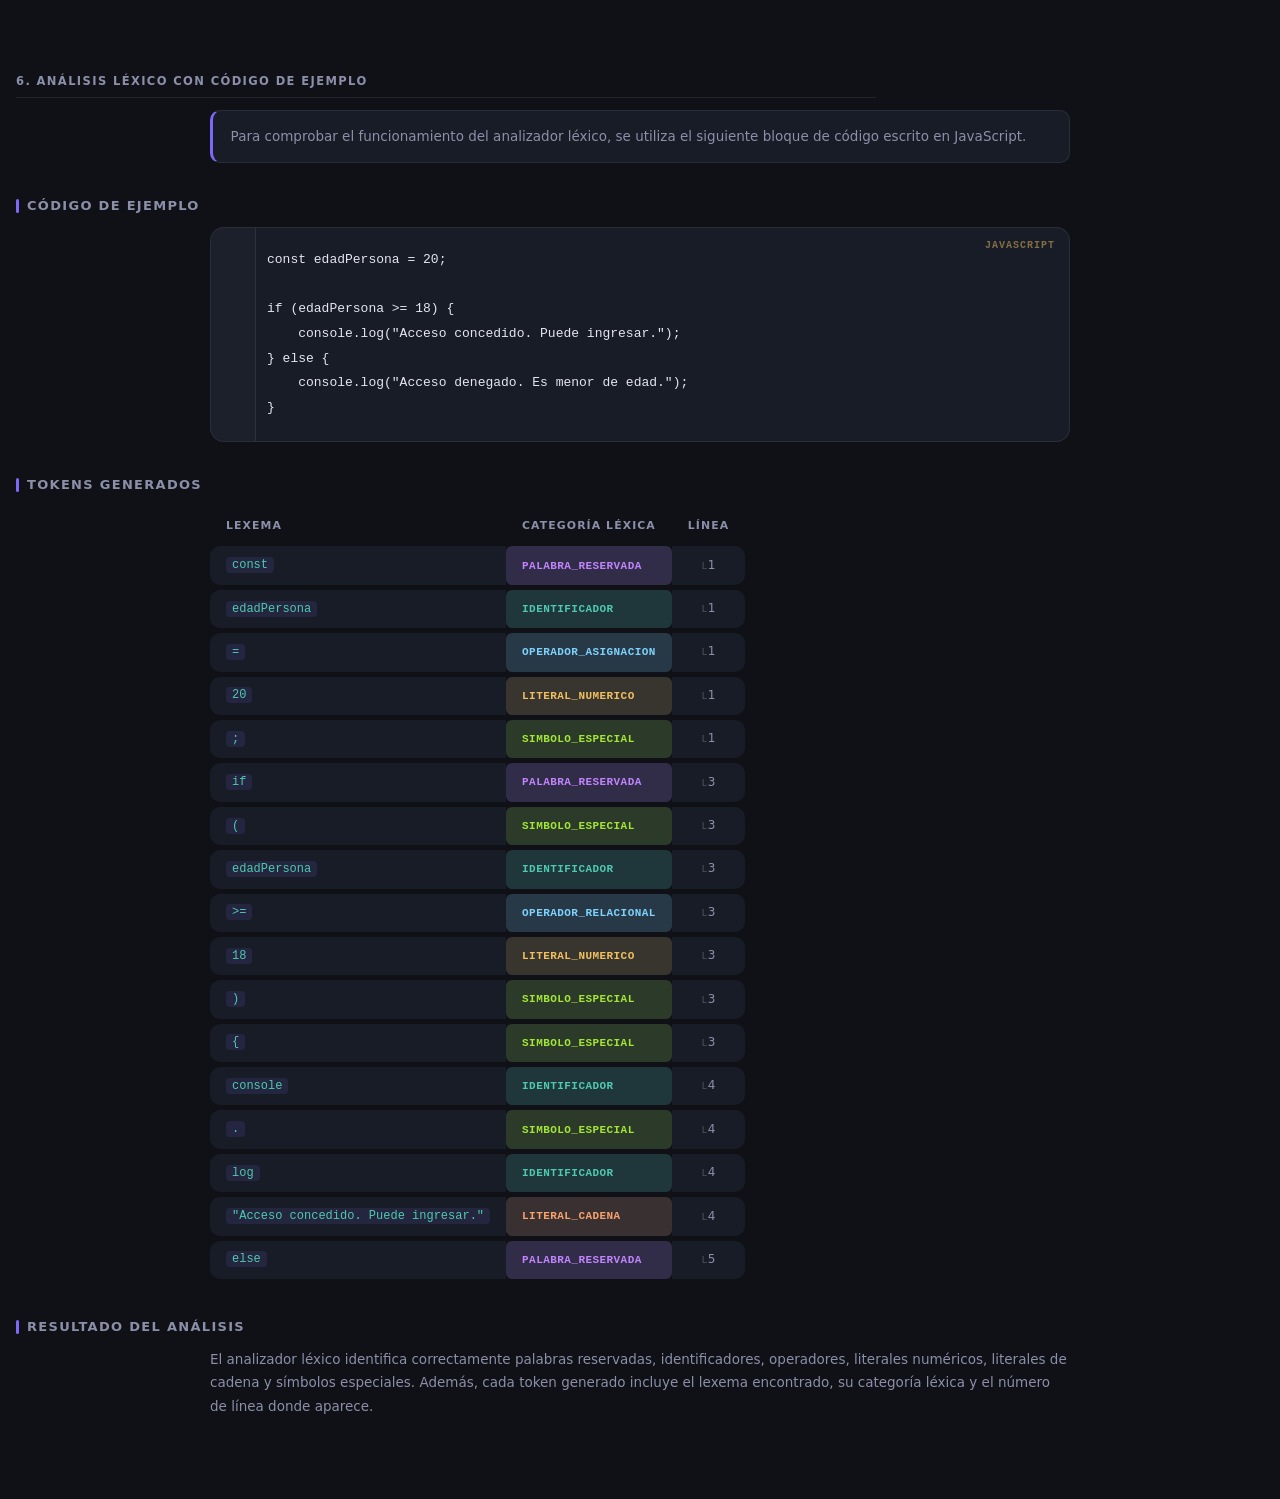
<file: html/analisis.html>
<!DOCTYPE html>
<html lang="en">
<head>
    <meta charset="UTF-8">
    <meta name="viewport" content="width=device-width, initial-scale=1.0">
    <link rel="stylesheet" href="../css/analisis.css">
    <title>Document</title>
</head>
<body>
    <h2>6. Análisis Léxico con Código de Ejemplo</h2>

<p>
    Para comprobar el funcionamiento del analizador léxico, se utiliza el siguiente
    bloque de código escrito en JavaScript.
</p>

<h3>Código de ejemplo</h3>

<pre><code>const edadPersona = 20;

if (edadPersona &gt;= 18) {
    console.log("Acceso concedido. Puede ingresar.");
} else {
    console.log("Acceso denegado. Es menor de edad.");
}</code></pre>

<h3>Tokens generados</h3>

<table>
    <thead>
        <tr>
            <th>Lexema</th>
            <th>Categoría Léxica</th>
            <th>Línea</th>
        </tr>
    </thead>
    <tbody>
        <tr>
            <td><code>const</code></td>
            <td>PALABRA_RESERVADA</td>
            <td>1</td>
        </tr>
        <tr>
            <td><code>edadPersona</code></td>
            <td>IDENTIFICADOR</td>
            <td>1</td>
        </tr>
        <tr>
            <td><code>=</code></td>
            <td>OPERADOR_ASIGNACION</td>
            <td>1</td>
        </tr>
        <tr>
            <td><code>20</code></td>
            <td>LITERAL_NUMERICO</td>
            <td>1</td>
        </tr>
        <tr>
            <td><code>;</code></td>
            <td>SIMBOLO_ESPECIAL</td>
            <td>1</td>
        </tr>
        <tr>
            <td><code>if</code></td>
            <td>PALABRA_RESERVADA</td>
            <td>3</td>
        </tr>
        <tr>
            <td><code>(</code></td>
            <td>SIMBOLO_ESPECIAL</td>
            <td>3</td>
        </tr>
        <tr>
            <td><code>edadPersona</code></td>
            <td>IDENTIFICADOR</td>
            <td>3</td>
        </tr>
        <tr>
            <td><code>&gt;=</code></td>
            <td>OPERADOR_RELACIONAL</td>
            <td>3</td>
        </tr>
        <tr>
            <td><code>18</code></td>
            <td>LITERAL_NUMERICO</td>
            <td>3</td>
        </tr>
        <tr>
            <td><code>)</code></td>
            <td>SIMBOLO_ESPECIAL</td>
            <td>3</td>
        </tr>
        <tr>
            <td><code>{</code></td>
            <td>SIMBOLO_ESPECIAL</td>
            <td>3</td>
        </tr>
        <tr>
            <td><code>console</code></td>
            <td>IDENTIFICADOR</td>
            <td>4</td>
        </tr>
        <tr>
            <td><code>.</code></td>
            <td>SIMBOLO_ESPECIAL</td>
            <td>4</td>
        </tr>
        <tr>
            <td><code>log</code></td>
            <td>IDENTIFICADOR</td>
            <td>4</td>
        </tr>
        <tr>
            <td><code>"Acceso concedido. Puede ingresar."</code></td>
            <td>LITERAL_CADENA</td>
            <td>4</td>
        </tr>
        <tr>
            <td><code>else</code></td>
            <td>PALABRA_RESERVADA</td>
            <td>5</td>
        </tr>
    </tbody>
</table>

<h3>Resultado del análisis</h3>

<p>
    El analizador léxico identifica correctamente palabras reservadas,
    identificadores, operadores, literales numéricos, literales de cadena y símbolos
    especiales. Además, cada token generado incluye el lexema encontrado, su categoría
    léxica y el número de línea donde aparece.
</p>
</body>
</html>
</file>
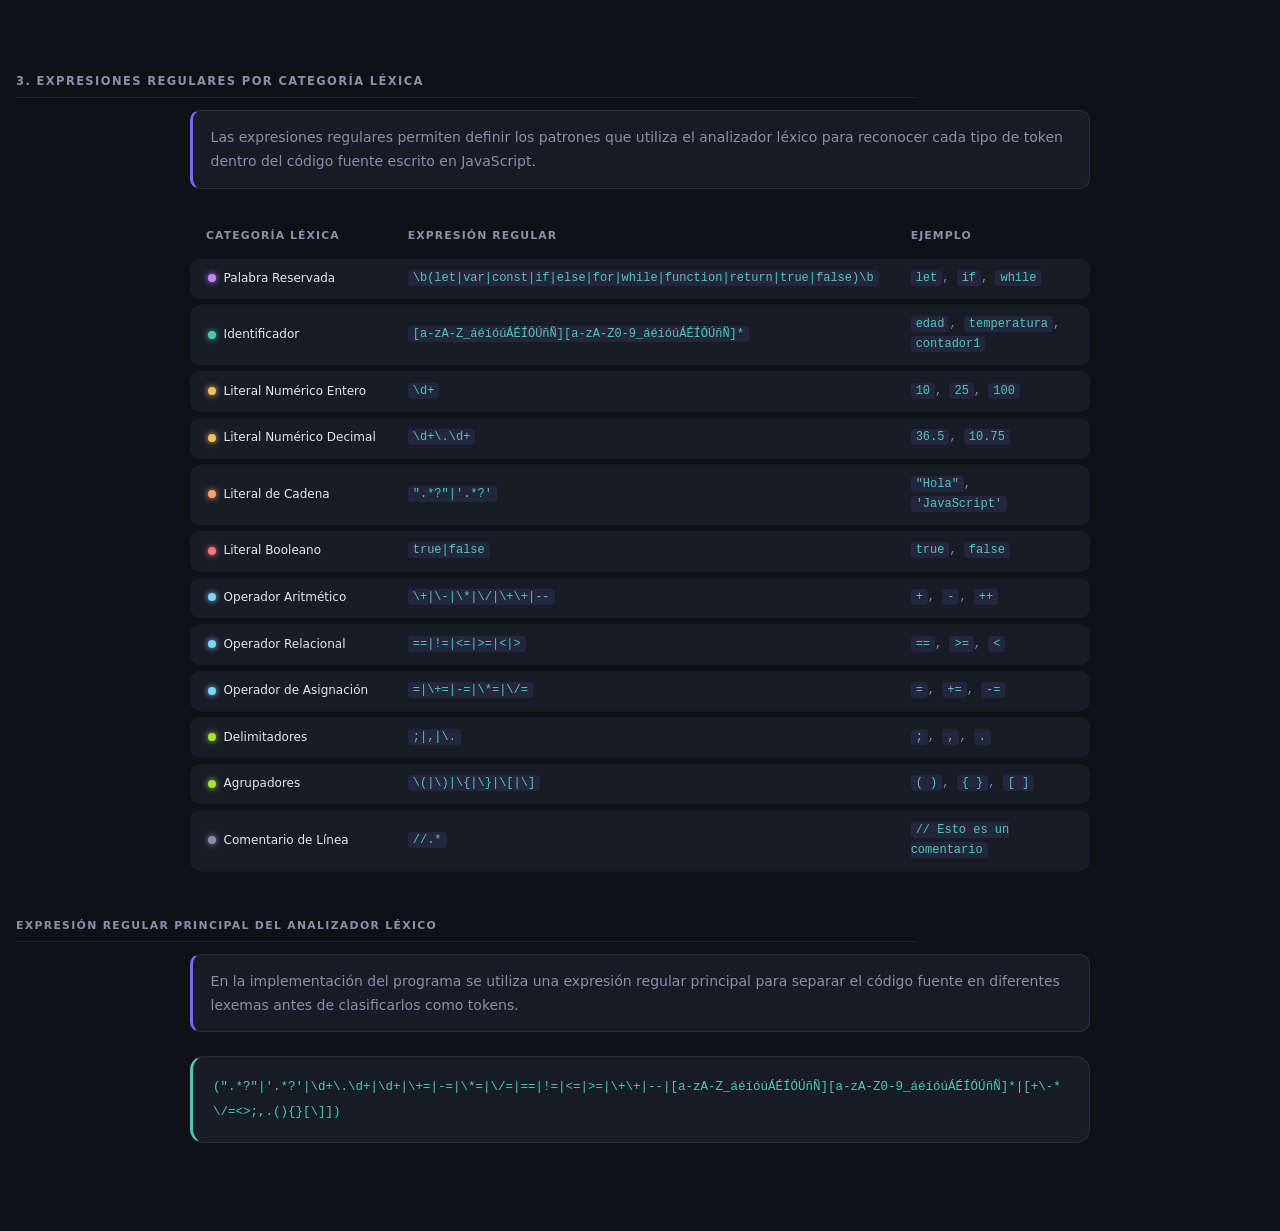
<file: html/estructura.html>
<!DOCTYPE html>
<html lang="en">
<head>
    <meta charset="UTF-8">
    <meta name="viewport" content="width=device-width, initial-scale=1.0">
    <link rel="stylesheet" href="../css/estructura.css">
    <title>Document</title>
</head>
<body>
    <h2>3. Expresiones Regulares por Categoría Léxica</h2>

<p>
    Las expresiones regulares permiten definir los patrones que utiliza el analizador léxico
    para reconocer cada tipo de token dentro del código fuente escrito en JavaScript.
</p>

<table>
    <thead>
        <tr>
            <th>Categoría Léxica</th>
            <th>Expresión Regular</th>
            <th>Ejemplo</th>
        </tr>
    </thead>
    <tbody>
        <tr>
            <td>Palabra Reservada</td>
            <td><code>\b(let|var|const|if|else|for|while|function|return|true|false)\b</code></td>
            <td><code>let</code>, <code>if</code>, <code>while</code></td>
        </tr>

        <tr>
            <td>Identificador</td>
            <td><code>[a-zA-Z_áéíóúÁÉÍÓÚñÑ][a-zA-Z0-9_áéíóúÁÉÍÓÚñÑ]*</code></td>
            <td><code>edad</code>, <code>temperatura</code>, <code>contador1</code></td>
        </tr>

        <tr>
            <td>Literal Numérico Entero</td>
            <td><code>\d+</code></td>
            <td><code>10</code>, <code>25</code>, <code>100</code></td>
        </tr>

        <tr>
            <td>Literal Numérico Decimal</td>
            <td><code>\d+\.\d+</code></td>
            <td><code>36.5</code>, <code>10.75</code></td>
        </tr>

        <tr>
            <td>Literal de Cadena</td>
            <td><code>".*?"|'.*?'</code></td>
            <td><code>"Hola"</code>, <code>'JavaScript'</code></td>
        </tr>

        <tr>
            <td>Literal Booleano</td>
            <td><code>true|false</code></td>
            <td><code>true</code>, <code>false</code></td>
        </tr>

        <tr>
            <td>Operador Aritmético</td>
            <td><code>\+|\-|\*|\/|\+\+|--</code></td>
            <td><code>+</code>, <code>-</code>, <code>++</code></td>
        </tr>

        <tr>
            <td>Operador Relacional</td>
            <td><code>==|!=|&lt;=|&gt;=|&lt;|&gt;</code></td>
            <td><code>==</code>, <code>&gt;=</code>, <code>&lt;</code></td>
        </tr>

        <tr>
            <td>Operador de Asignación</td>
            <td><code>=|\+=|-=|\*=|\/=</code></td>
            <td><code>=</code>, <code>+=</code>, <code>-=</code></td>
        </tr>

        <tr>
            <td>Delimitadores</td>
            <td><code>;|,|\.</code></td>
            <td><code>;</code>, <code>,</code>, <code>.</code></td>
        </tr>

        <tr>
            <td>Agrupadores</td>
            <td><code>\(|\)|\{|\}|\[|\]</code></td>
            <td><code>( )</code>, <code>{ }</code>, <code>[ ]</code></td>
        </tr>

        <tr>
            <td>Comentario de Línea</td>
            <td><code>//.*</code></td>
            <td><code>// Esto es un comentario</code></td>
        </tr>
    </tbody>
</table>

<h3>Expresión Regular Principal del Analizador Léxico</h3>

<p>
    En la implementación del programa se utiliza una expresión regular principal para separar
    el código fuente en diferentes lexemas antes de clasificarlos como tokens.
</p>

<pre><code>(".*?"|'.*?'|\d+\.\d+|\d+|\+=|-=|\*=|\/=|==|!=|&lt;=|&gt;=|\+\+|--|[a-zA-Z_áéíóúÁÉÍÓÚñÑ][a-zA-Z0-9_áéíóúÁÉÍÓÚñÑ]*|[+\-*\/=&lt;&gt;;,.(){}[\]])</code></pre>
</body>
</html>
</file>
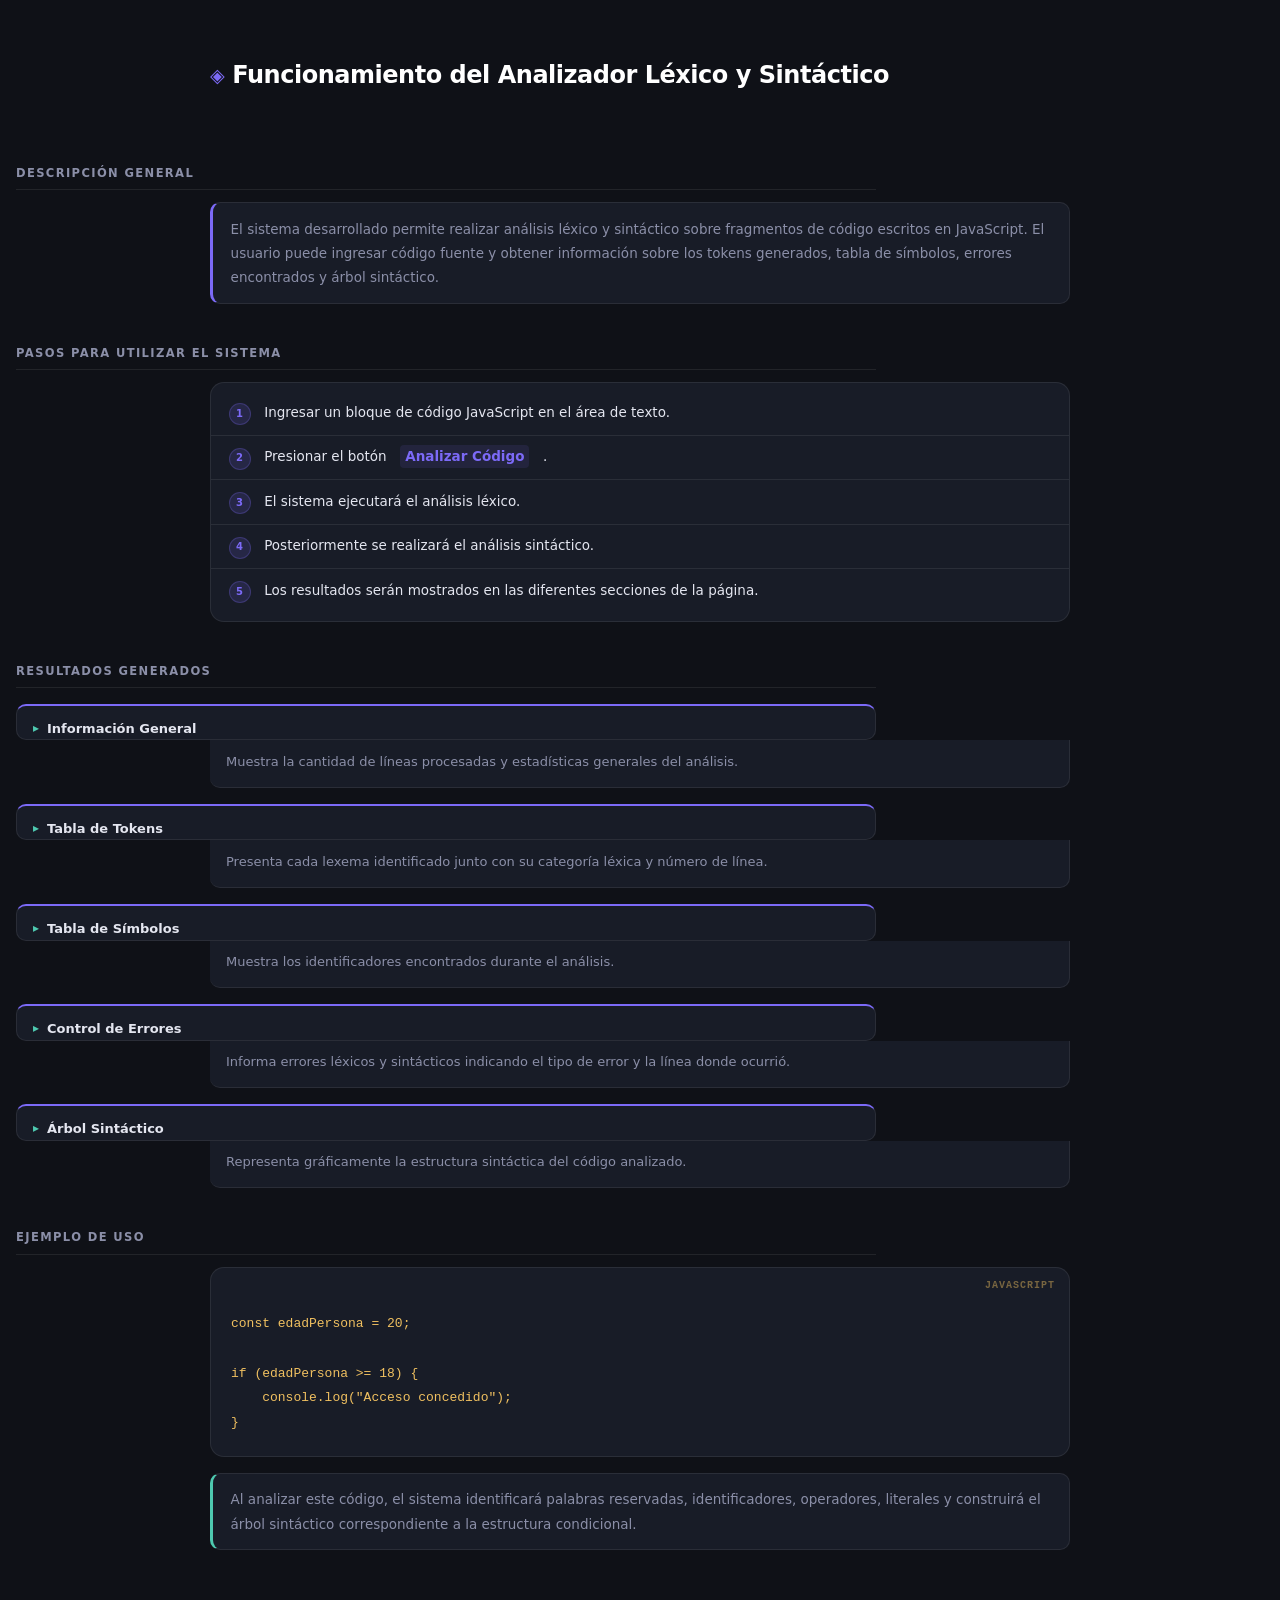
<file: html/funcionamiento.html>
<!DOCTYPE html>
<html lang="en">
<head>
    <meta charset="UTF-8">
    <meta name="viewport" content="width=device-width, initial-scale=1.0">
    <link rel="stylesheet" href="../css/funcionamiento.css">
    <title>Document</title>
</head>
<body>
    <h1>Funcionamiento del Analizador Léxico y Sintáctico</h1>

<h2>Descripción General</h2>

<p>
El sistema desarrollado permite realizar análisis léxico y sintáctico
sobre fragmentos de código escritos en JavaScript.
El usuario puede ingresar código fuente y obtener información sobre
los tokens generados, tabla de símbolos, errores encontrados y árbol sintáctico.
</p>

<h2>Pasos para utilizar el sistema</h2>

<ol>
    <li>Ingresar un bloque de código JavaScript en el área de texto.</li>
    <li>Presionar el botón <b>Analizar Código</b>.</li>
    <li>El sistema ejecutará el análisis léxico.</li>
    <li>Posteriormente se realizará el análisis sintáctico.</li>
    <li>Los resultados serán mostrados en las diferentes secciones de la página.</li>
</ol>

<h2>Resultados Generados</h2>

<h3>Información General</h3>

<p>
Muestra la cantidad de líneas procesadas y estadísticas generales del análisis.
</p>

<h3>Tabla de Tokens</h3>

<p>
Presenta cada lexema identificado junto con su categoría léxica y número de línea.
</p>

<h3>Tabla de Símbolos</h3>

<p>
Muestra los identificadores encontrados durante el análisis.
</p>

<h3>Control de Errores</h3>

<p>
Informa errores léxicos y sintácticos indicando el tipo de error y la línea donde ocurrió.
</p>

<h3>Árbol Sintáctico</h3>

<p>
Representa gráficamente la estructura sintáctica del código analizado.
</p>

<h2>Ejemplo de Uso</h2>

<pre><code>
const edadPersona = 20;

if (edadPersona >= 18) {
    console.log("Acceso concedido");
}
</code></pre>

<p>
Al analizar este código, el sistema identificará palabras reservadas,
identificadores, operadores, literales y construirá el árbol sintáctico
correspondiente a la estructura condicional.
</p>
</body>
</html>
</file>
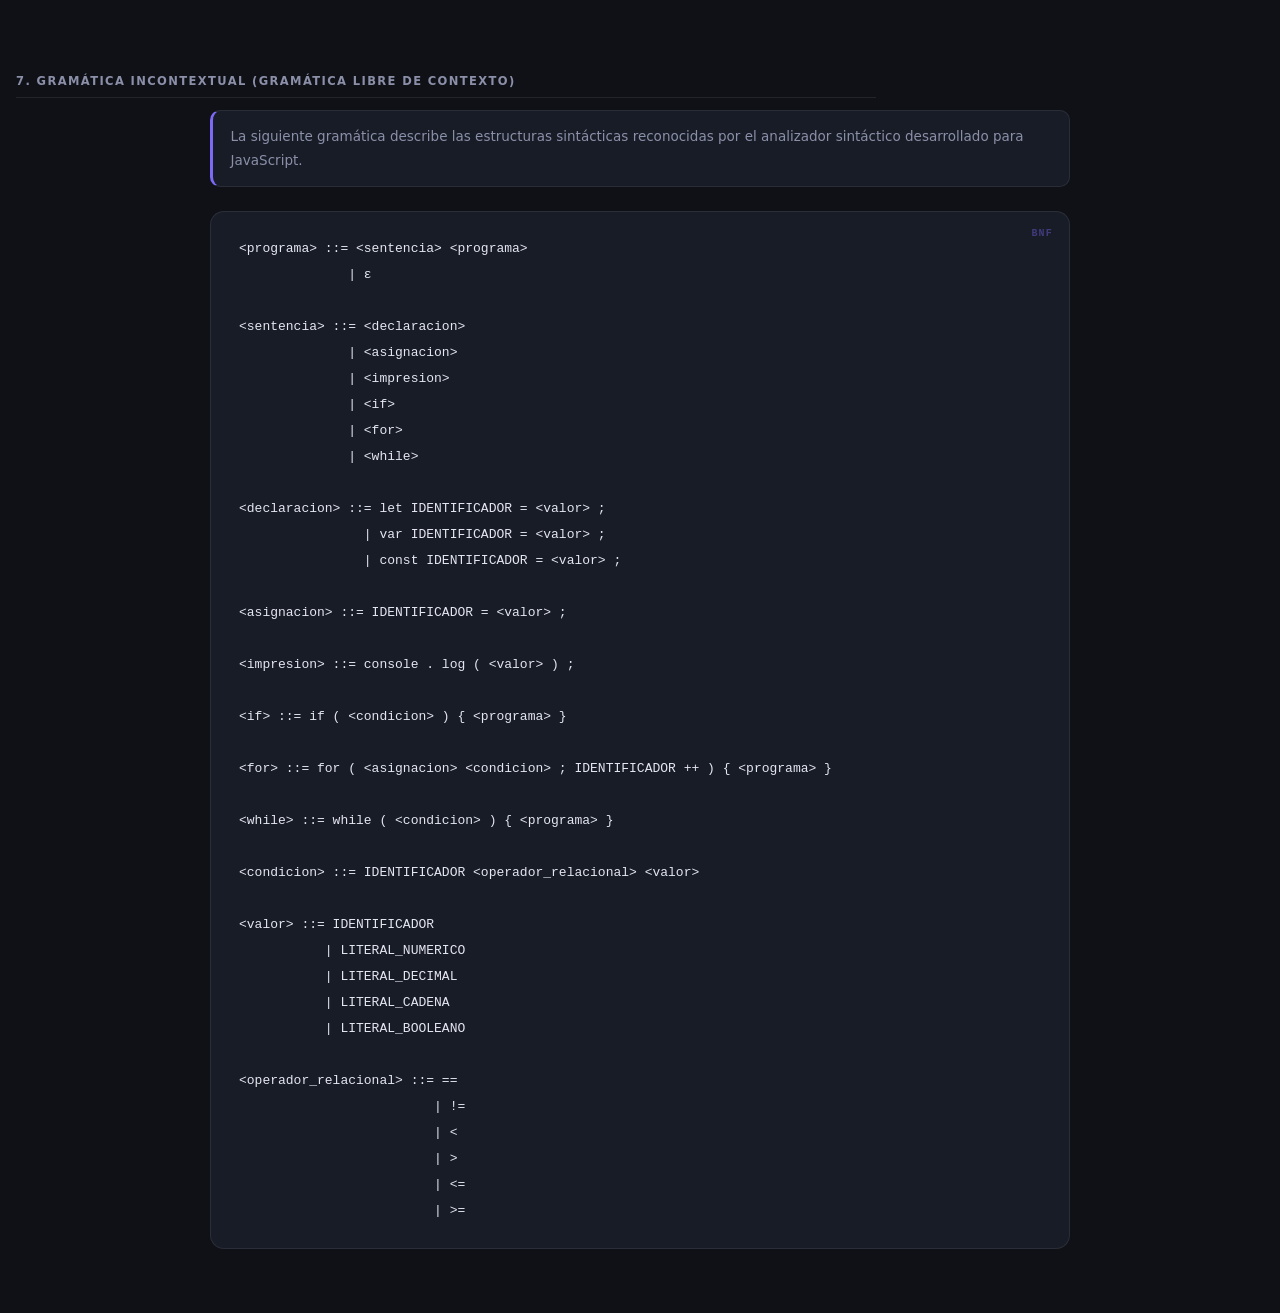
<file: html/gramatica.html>
<!DOCTYPE html>
<html lang="en">
<head>
    <meta charset="UTF-8">
    <meta name="viewport" content="width=, initial-scale=1.0">
    <link rel="stylesheet" href="../css/gramatica.css">
    <title>Document</title>
</head>
<body>
    <h2>7. Gramática Incontextual (Gramática Libre de Contexto)</h2>

<p>
La siguiente gramática describe las estructuras sintácticas reconocidas
por el analizador sintáctico desarrollado para JavaScript.
</p>

<pre>
&lt;programa&gt; ::= &lt;sentencia&gt; &lt;programa&gt;
              | ε

&lt;sentencia&gt; ::= &lt;declaracion&gt;
              | &lt;asignacion&gt;
              | &lt;impresion&gt;
              | &lt;if&gt;
              | &lt;for&gt;
              | &lt;while&gt;

&lt;declaracion&gt; ::= let IDENTIFICADOR = &lt;valor&gt; ;
                | var IDENTIFICADOR = &lt;valor&gt; ;
                | const IDENTIFICADOR = &lt;valor&gt; ;

&lt;asignacion&gt; ::= IDENTIFICADOR = &lt;valor&gt; ;

&lt;impresion&gt; ::= console . log ( &lt;valor&gt; ) ;

&lt;if&gt; ::= if ( &lt;condicion&gt; ) { &lt;programa&gt; }

&lt;for&gt; ::= for ( &lt;asignacion&gt; &lt;condicion&gt; ; IDENTIFICADOR ++ ) { &lt;programa&gt; }

&lt;while&gt; ::= while ( &lt;condicion&gt; ) { &lt;programa&gt; }

&lt;condicion&gt; ::= IDENTIFICADOR &lt;operador_relacional&gt; &lt;valor&gt;

&lt;valor&gt; ::= IDENTIFICADOR
           | LITERAL_NUMERICO
           | LITERAL_DECIMAL
           | LITERAL_CADENA
           | LITERAL_BOOLEANO

&lt;operador_relacional&gt; ::= ==
                         | !=
                         | &lt;
                         | &gt;
                         | &lt;=
                         | &gt;=
</pre>
</body>
</html>
</file>
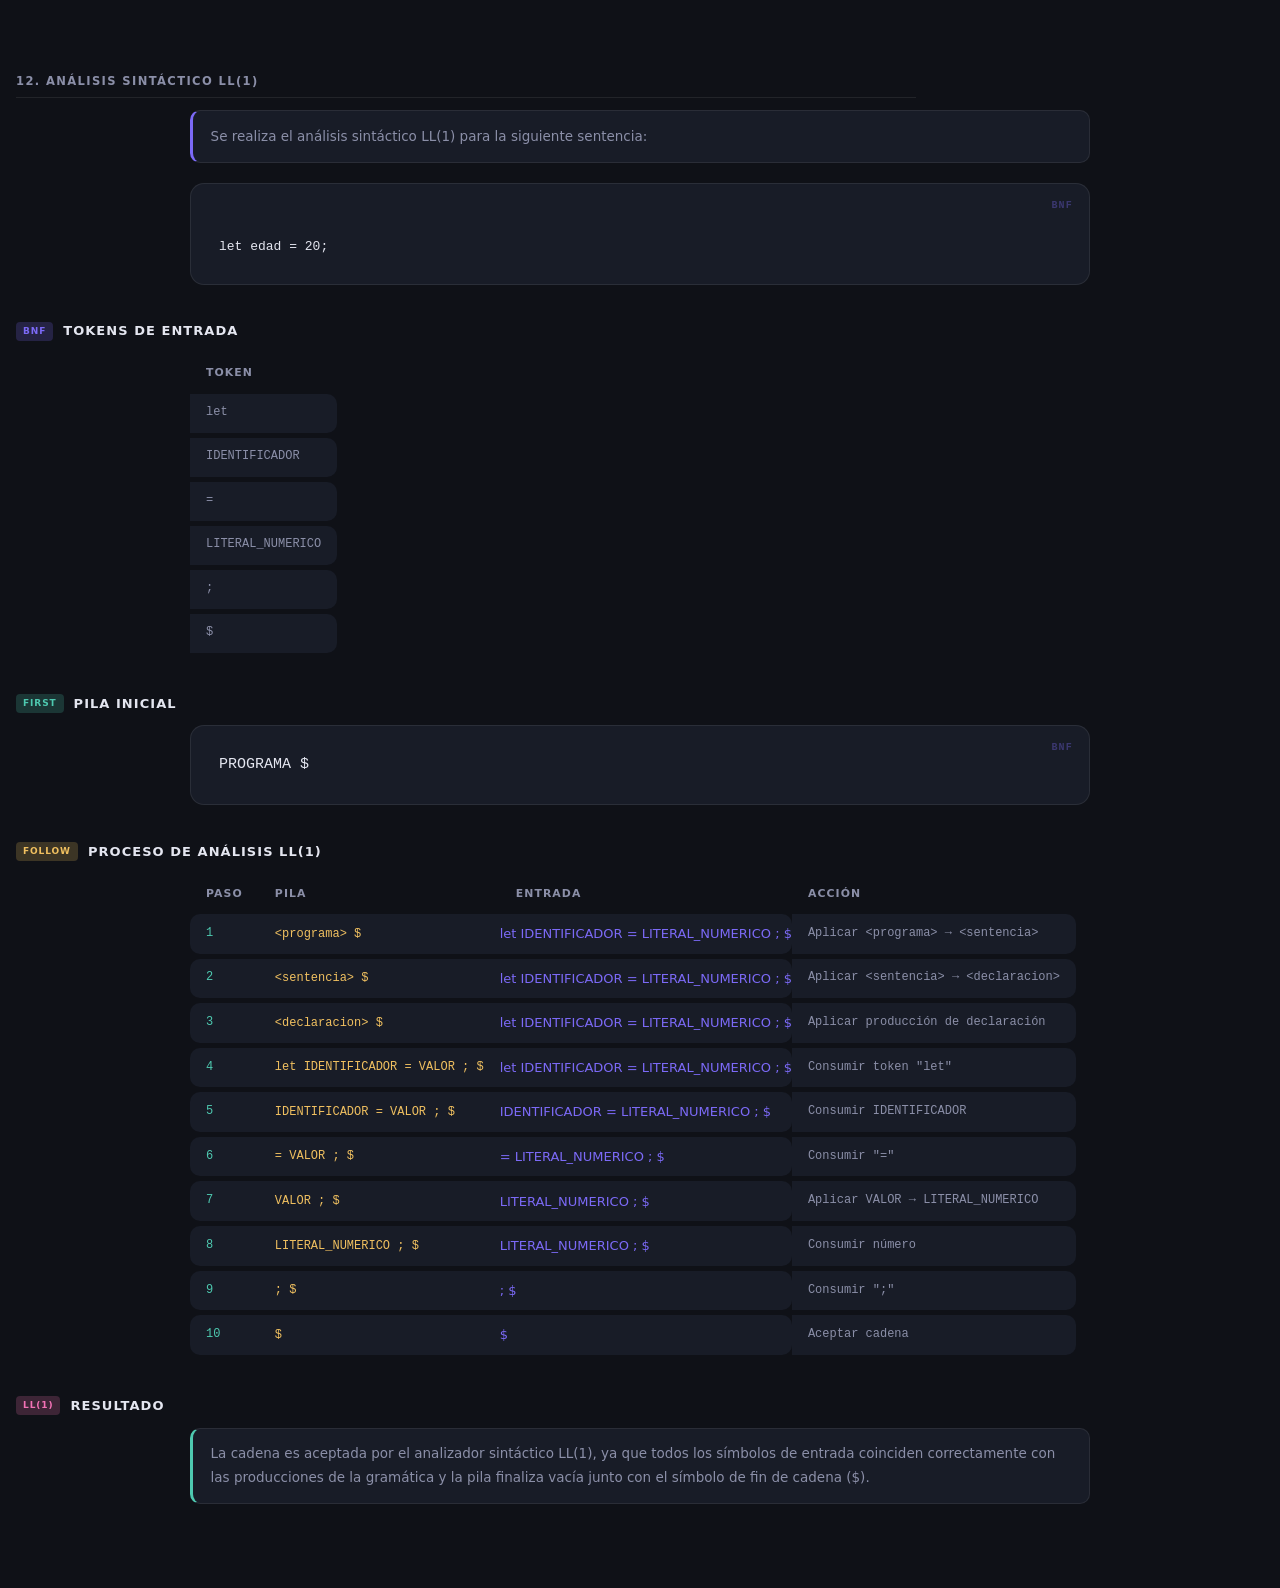
<file: html/ll1.html>
<!DOCTYPE html>
<html lang="en">
<head>
    <meta charset="UTF-8">
    <meta name="viewport" content="width=device-width, initial-scale=1.0">
     <link rel="stylesheet" href="../css/ll1.css">
    <title>Document</title>
</head>
<body>
    <h2>12. Análisis Sintáctico LL(1)</h2>

<p>
    Se realiza el análisis sintáctico LL(1) para la siguiente sentencia:
</p>

<pre><code>
let edad = 20;
</code></pre>

<h3>Tokens de Entrada</h3>

<table>
    <thead>
        <tr>
            <th>Token</th>
        </tr>
    </thead>
    <tbody>
        <tr><td>let</td></tr>
        <tr><td>IDENTIFICADOR</td></tr>
        <tr><td>=</td></tr>
        <tr><td>LITERAL_NUMERICO</td></tr>
        <tr><td>;</td></tr>
        <tr><td>$</td></tr>
    </tbody>
</table>

<h3>Pila Inicial</h3>

<pre>
PROGRAMA $
</pre>

<h3>Proceso de Análisis LL(1)</h3>

<table>
    <thead>
        <tr>
            <th>Paso</th>
            <th>Pila</th>
            <th>Entrada</th>
            <th>Acción</th>
        </tr>
    </thead>
    <tbody>

        <tr>
            <td>1</td>
            <td>&lt;programa&gt; $</td>
            <td>let IDENTIFICADOR = LITERAL_NUMERICO ; $</td>
            <td>Aplicar &lt;programa&gt; → &lt;sentencia&gt;</td>
        </tr>

        <tr>
            <td>2</td>
            <td>&lt;sentencia&gt; $</td>
            <td>let IDENTIFICADOR = LITERAL_NUMERICO ; $</td>
            <td>Aplicar &lt;sentencia&gt; → &lt;declaracion&gt;</td>
        </tr>

        <tr>
            <td>3</td>
            <td>&lt;declaracion&gt; $</td>
            <td>let IDENTIFICADOR = LITERAL_NUMERICO ; $</td>
            <td>Aplicar producción de declaración</td>
        </tr>

        <tr>
            <td>4</td>
            <td>let IDENTIFICADOR = VALOR ; $</td>
            <td>let IDENTIFICADOR = LITERAL_NUMERICO ; $</td>
            <td>Consumir token "let"</td>
        </tr>

        <tr>
            <td>5</td>
            <td>IDENTIFICADOR = VALOR ; $</td>
            <td>IDENTIFICADOR = LITERAL_NUMERICO ; $</td>
            <td>Consumir IDENTIFICADOR</td>
        </tr>

        <tr>
            <td>6</td>
            <td>= VALOR ; $</td>
            <td>= LITERAL_NUMERICO ; $</td>
            <td>Consumir "="</td>
        </tr>

        <tr>
            <td>7</td>
            <td>VALOR ; $</td>
            <td>LITERAL_NUMERICO ; $</td>
            <td>Aplicar VALOR → LITERAL_NUMERICO</td>
        </tr>

        <tr>
            <td>8</td>
            <td>LITERAL_NUMERICO ; $</td>
            <td>LITERAL_NUMERICO ; $</td>
            <td>Consumir número</td>
        </tr>

        <tr>
            <td>9</td>
            <td>; $</td>
            <td>; $</td>
            <td>Consumir ";"</td>
        </tr>

        <tr>
            <td>10</td>
            <td>$</td>
            <td>$</td>
            <td>Aceptar cadena</td>
        </tr>

    </tbody>
</table>

<h3>Resultado</h3>

<p>
    La cadena es aceptada por el analizador sintáctico LL(1), ya que todos los
    símbolos de entrada coinciden correctamente con las producciones de la gramática
    y la pila finaliza vacía junto con el símbolo de fin de cadena ($).
</p>
</body>
</html>
</file>
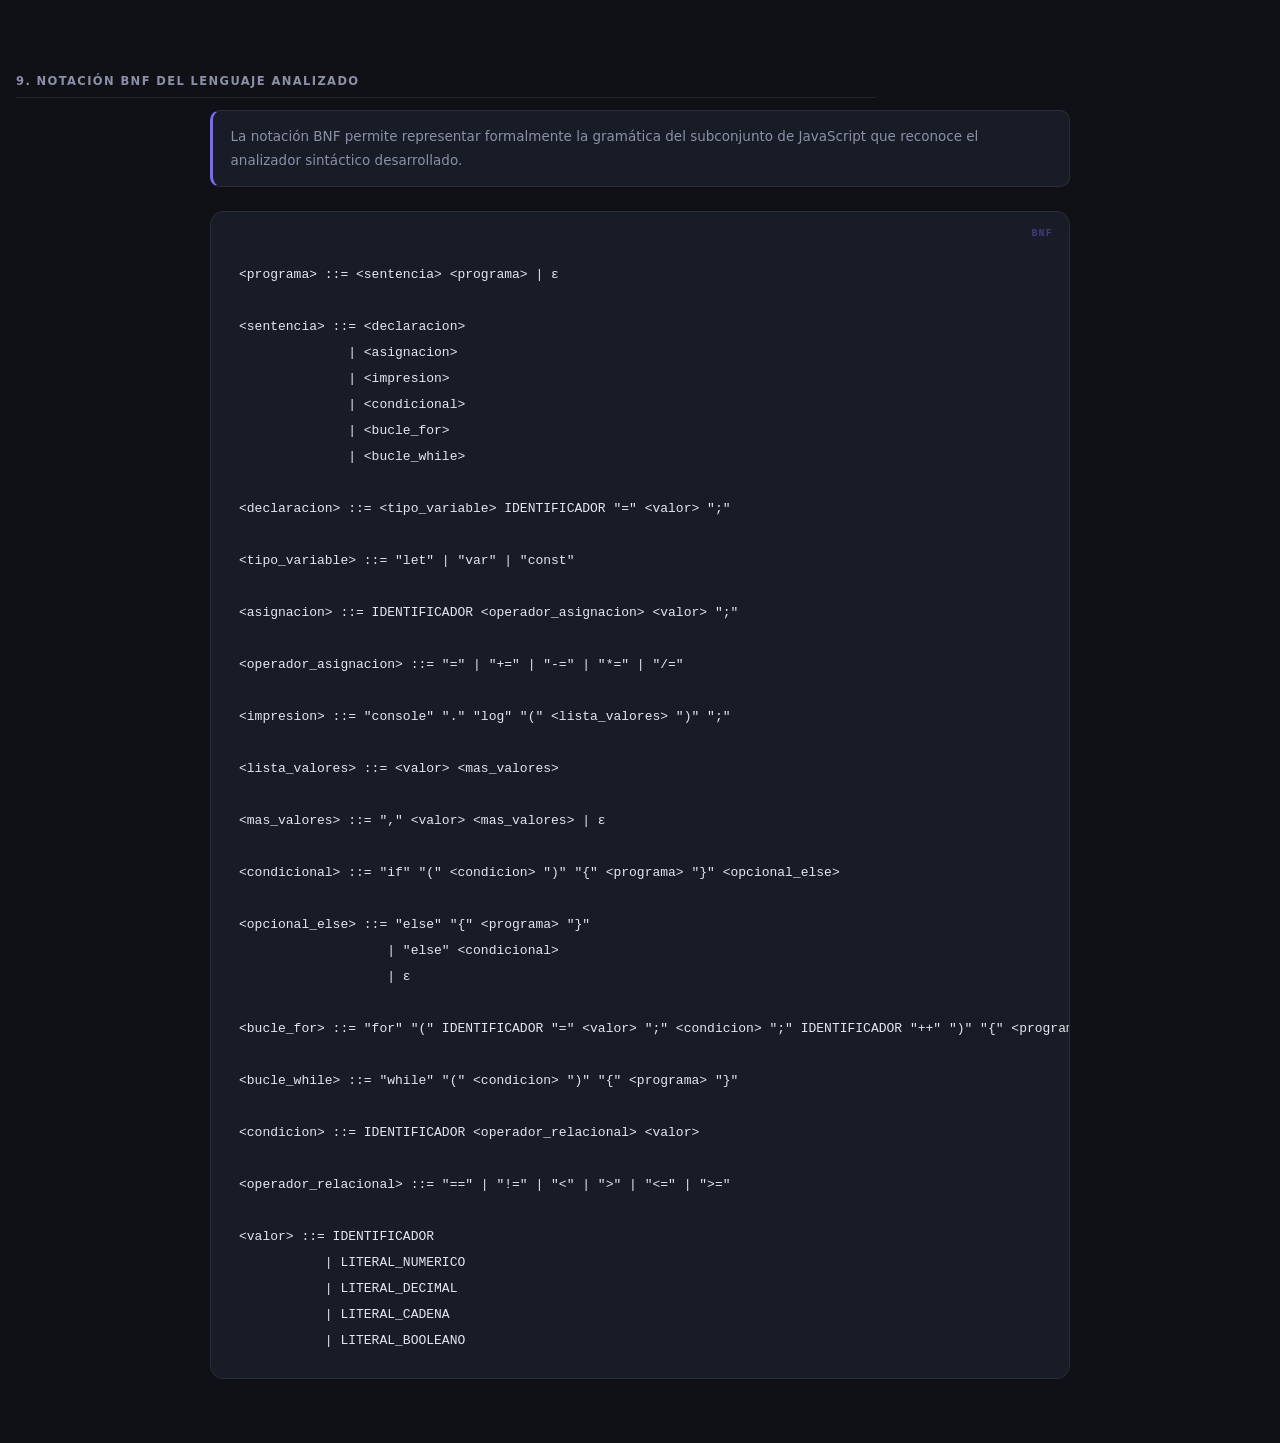
<file: html/notacionbnf.html>
<!DOCTYPE html>
<html lang="en">
<head>
    <meta charset="UTF-8">
    <meta name="viewport" content="width=device-width, initial-scale=1.0">
    <link rel="stylesheet" href="../css/gramatica.css">
    <title>Document</title>
</head>
<body>
    <h2>9. Notación BNF del Lenguaje Analizado</h2>

<p>
    La notación BNF permite representar formalmente la gramática del subconjunto
    de JavaScript que reconoce el analizador sintáctico desarrollado.
</p>

<pre><code>
&lt;programa&gt; ::= &lt;sentencia&gt; &lt;programa&gt; | ε

&lt;sentencia&gt; ::= &lt;declaracion&gt;
              | &lt;asignacion&gt;
              | &lt;impresion&gt;
              | &lt;condicional&gt;
              | &lt;bucle_for&gt;
              | &lt;bucle_while&gt;

&lt;declaracion&gt; ::= &lt;tipo_variable&gt; IDENTIFICADOR "=" &lt;valor&gt; ";"

&lt;tipo_variable&gt; ::= "let" | "var" | "const"

&lt;asignacion&gt; ::= IDENTIFICADOR &lt;operador_asignacion&gt; &lt;valor&gt; ";"

&lt;operador_asignacion&gt; ::= "=" | "+=" | "-=" | "*=" | "/="

&lt;impresion&gt; ::= "console" "." "log" "(" &lt;lista_valores&gt; ")" ";"

&lt;lista_valores&gt; ::= &lt;valor&gt; &lt;mas_valores&gt;

&lt;mas_valores&gt; ::= "," &lt;valor&gt; &lt;mas_valores&gt; | ε

&lt;condicional&gt; ::= "if" "(" &lt;condicion&gt; ")" "{" &lt;programa&gt; "}" &lt;opcional_else&gt;

&lt;opcional_else&gt; ::= "else" "{" &lt;programa&gt; "}"
                   | "else" &lt;condicional&gt;
                   | ε

&lt;bucle_for&gt; ::= "for" "(" IDENTIFICADOR "=" &lt;valor&gt; ";" &lt;condicion&gt; ";" IDENTIFICADOR "++" ")" "{" &lt;programa&gt; "}"

&lt;bucle_while&gt; ::= "while" "(" &lt;condicion&gt; ")" "{" &lt;programa&gt; "}"

&lt;condicion&gt; ::= IDENTIFICADOR &lt;operador_relacional&gt; &lt;valor&gt;

&lt;operador_relacional&gt; ::= "==" | "!=" | "&lt;" | "&gt;" | "&lt;=" | "&gt;="

&lt;valor&gt; ::= IDENTIFICADOR
           | LITERAL_NUMERICO
           | LITERAL_DECIMAL
           | LITERAL_CADENA
           | LITERAL_BOOLEANO
</code></pre>
</body>
</html>
</file>
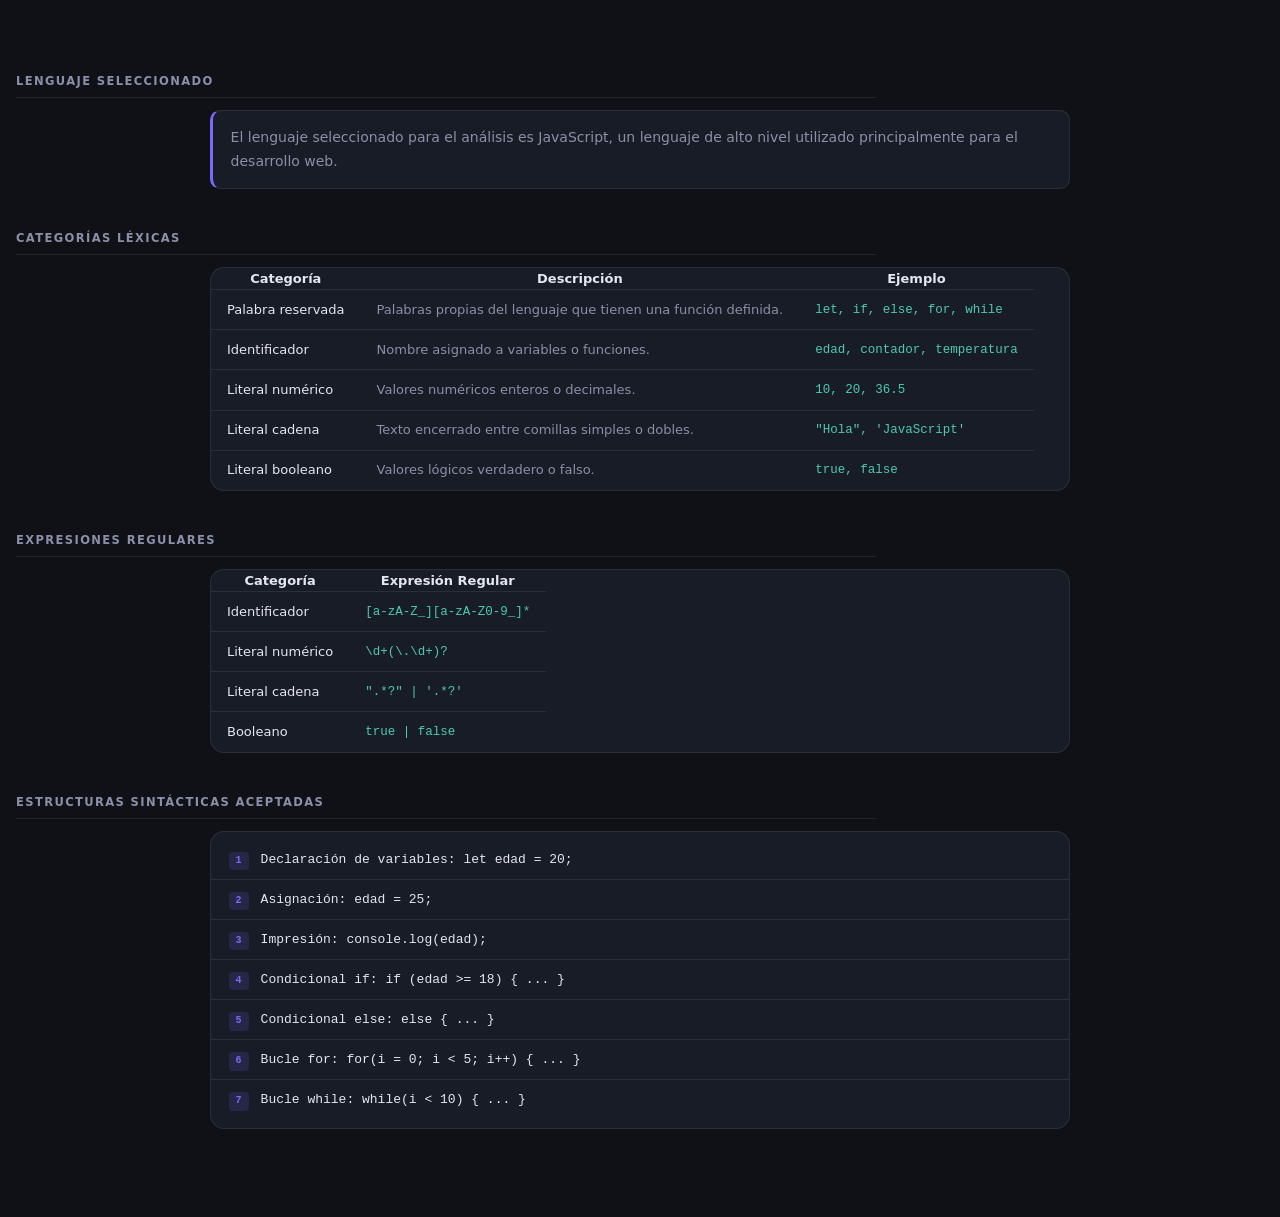
<file: html/Patrones.html>
<!DOCTYPE html>
<html lang="en">
<head>
    <meta charset="UTF-8">
    <meta name="viewport" content="width=device-width, initial-scale=1.0">
    <link rel="stylesheet" href="../css/patrones.css">
    <title>Document</title>
</head>
<body>
    <h2>Lenguaje seleccionado</h2>
<p>
    El lenguaje seleccionado para el análisis es JavaScript, un lenguaje de alto nivel
    utilizado principalmente para el desarrollo web.
</p>

<h2>Categorías Léxicas</h2>
<table>
    <tr>
        <th>Categoría</th>
        <th>Descripción</th>
        <th>Ejemplo</th>
    </tr>
    <tr>
        <td>Palabra reservada</td>
        <td>Palabras propias del lenguaje que tienen una función definida.</td>
        <td>let, if, else, for, while</td>
    </tr>
    <tr>
        <td>Identificador</td>
        <td>Nombre asignado a variables o funciones.</td>
        <td>edad, contador, temperatura</td>
    </tr>
    <tr>
        <td>Literal numérico</td>
        <td>Valores numéricos enteros o decimales.</td>
        <td>10, 20, 36.5</td>
    </tr>
    <tr>
        <td>Literal cadena</td>
        <td>Texto encerrado entre comillas simples o dobles.</td>
        <td>"Hola", 'JavaScript'</td>
    </tr>
    <tr>
        <td>Literal booleano</td>
        <td>Valores lógicos verdadero o falso.</td>
        <td>true, false</td>
    </tr>
</table>

<h2>Expresiones Regulares</h2>
<table>
    <tr>
        <th>Categoría</th>
        <th>Expresión Regular</th>
    </tr>
    <tr>
        <td>Identificador</td>
        <td>[a-zA-Z_][a-zA-Z0-9_]*</td>
    </tr>
    <tr>
        <td>Literal numérico</td>
        <td>\d+(\.\d+)?</td>
    </tr>
    <tr>
        <td>Literal cadena</td>
        <td>".*?" | '.*?'</td>
    </tr>
    <tr>
        <td>Booleano</td>
        <td>true | false</td>
    </tr>
</table>

<h2>Estructuras Sintácticas Aceptadas</h2>
<ul>
    <li>Declaración de variables: let edad = 20;</li>
    <li>Asignación: edad = 25;</li>
    <li>Impresión: console.log(edad);</li>
    <li>Condicional if: if (edad >= 18) { ... }</li>
    <li>Condicional else: else { ... }</li>
    <li>Bucle for: for(i = 0; i < 5; i++) { ... }</li>
    <li>Bucle while: while(i < 10) { ... }</li>
</ul>
</body>
</html>
</file>
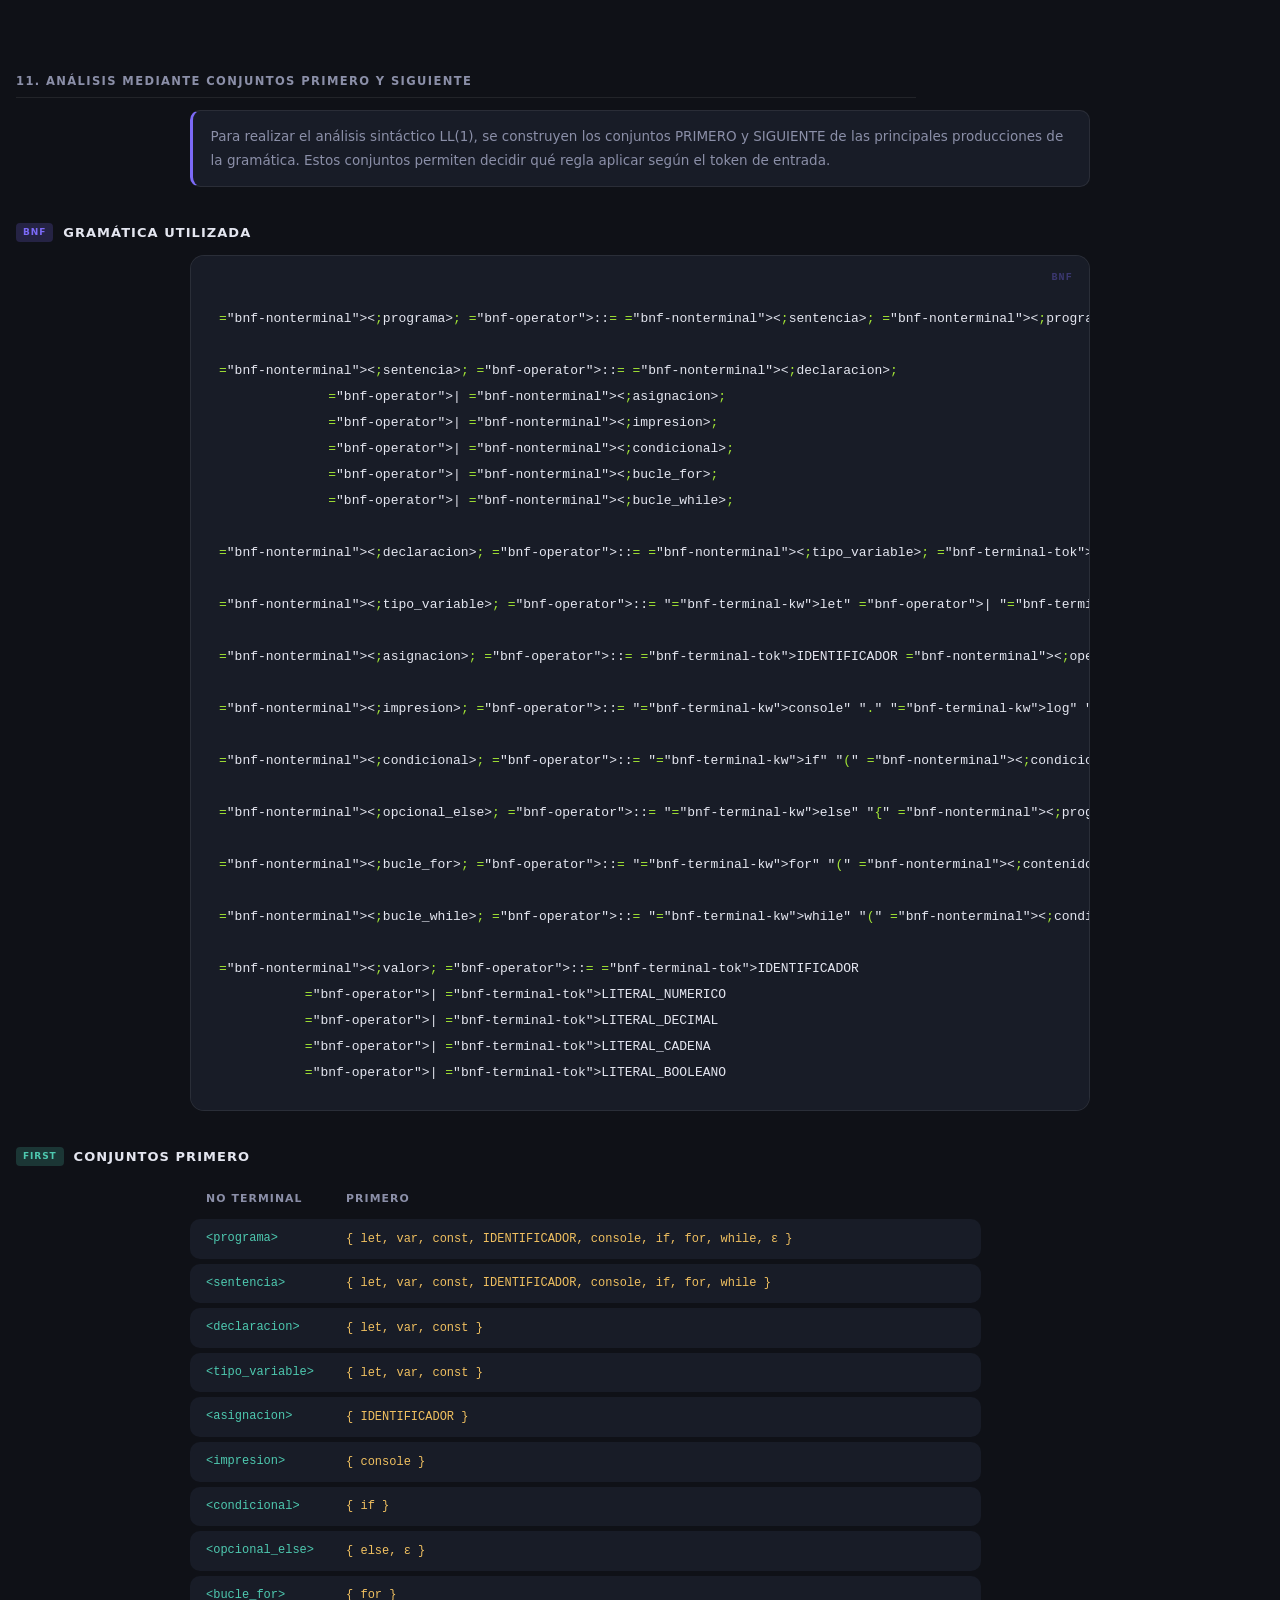
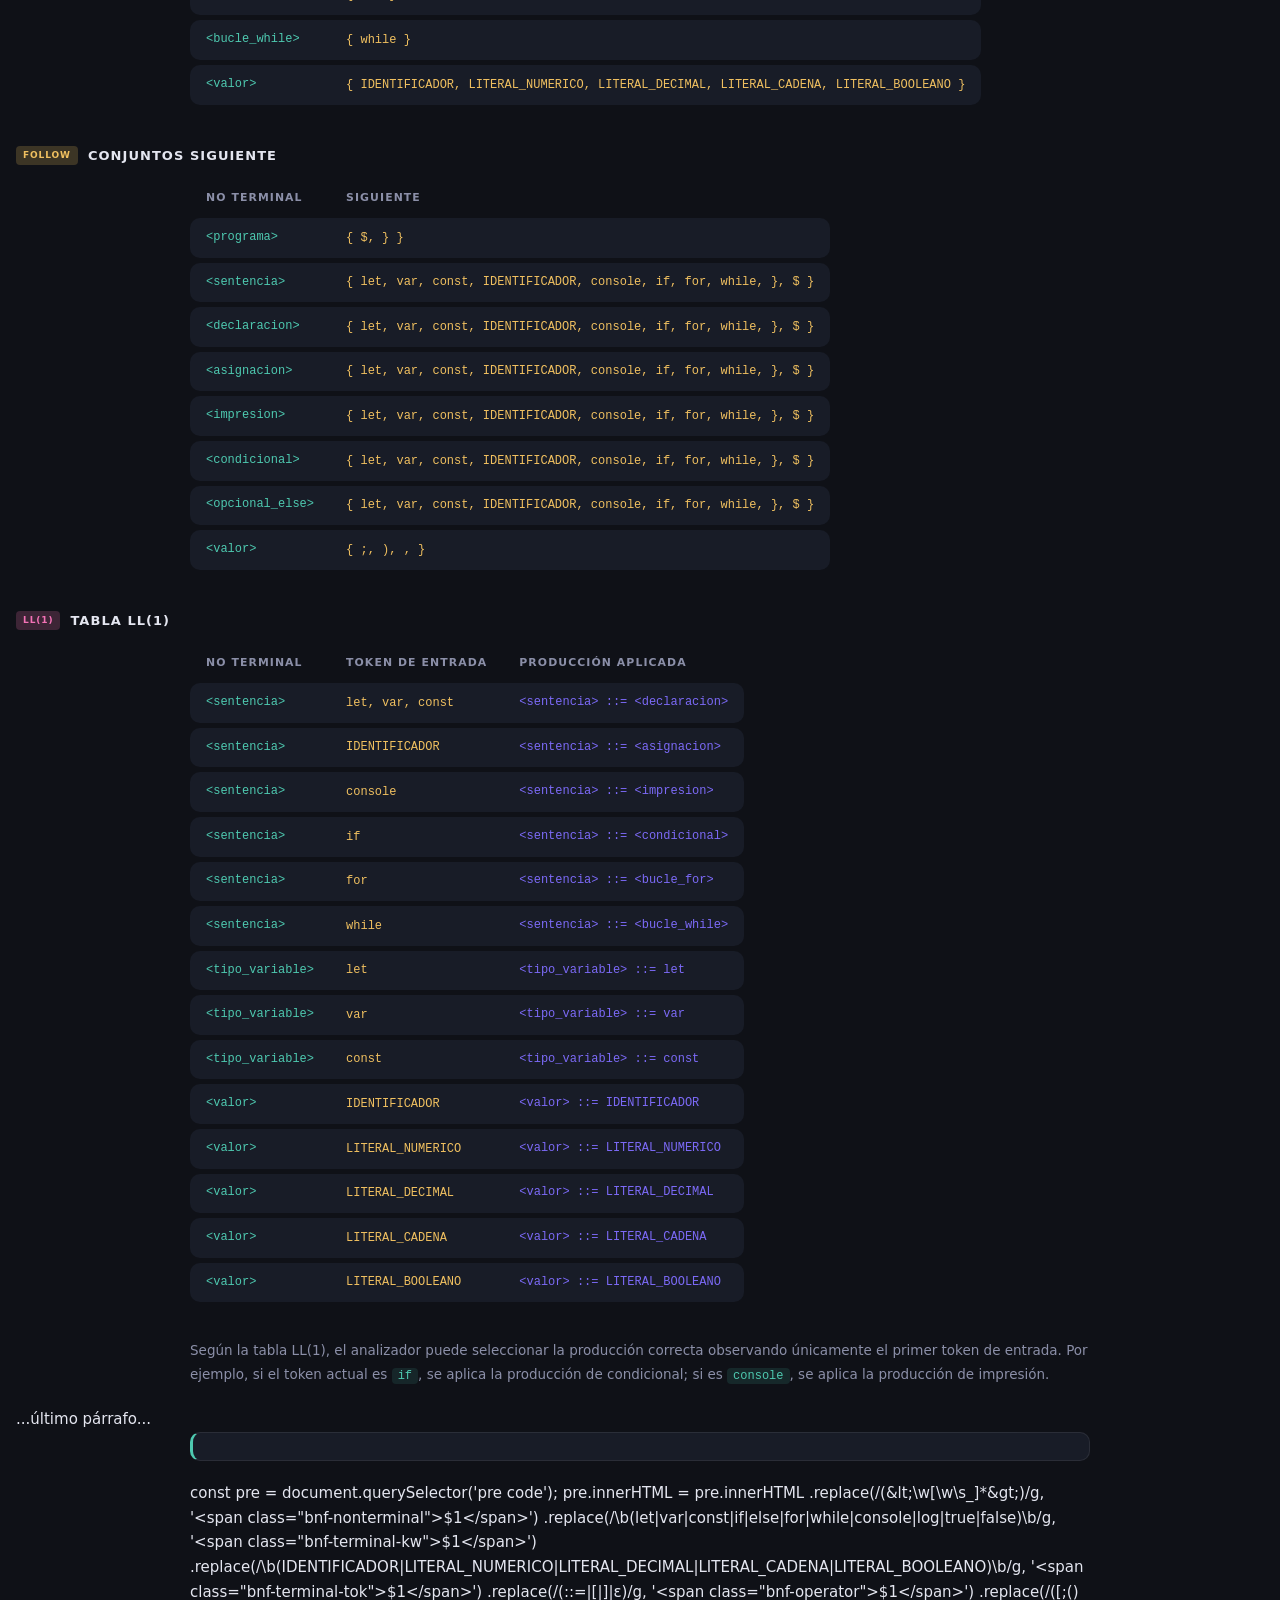
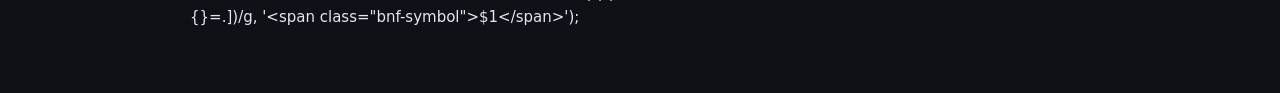
<file: html/prim.html>
<!DOCTYPE html>
<html lang="en">
<head>
    <meta charset="UTF-8">
    <meta name="viewport" content="width=device-width, initial-scale=1.0">
     <link rel="stylesheet" href="../css/primeros.css">
    <title>Document</title>
</head>
<body>
    <h2>11. Análisis mediante conjuntos PRIMERO y SIGUIENTE</h2>

<p>
    Para realizar el análisis sintáctico LL(1), se construyen los conjuntos
    PRIMERO y SIGUIENTE de las principales producciones de la gramática.
    Estos conjuntos permiten decidir qué regla aplicar según el token de entrada.
</p>

<h3>Gramática utilizada</h3>

<pre><code>
&lt;programa&gt; ::= &lt;sentencia&gt; &lt;programa&gt; | ε

&lt;sentencia&gt; ::= &lt;declaracion&gt;
              | &lt;asignacion&gt;
              | &lt;impresion&gt;
              | &lt;condicional&gt;
              | &lt;bucle_for&gt;
              | &lt;bucle_while&gt;

&lt;declaracion&gt; ::= &lt;tipo_variable&gt; IDENTIFICADOR "=" &lt;valor&gt; ";"

&lt;tipo_variable&gt; ::= "let" | "var" | "const"

&lt;asignacion&gt; ::= IDENTIFICADOR &lt;operador_asignacion&gt; &lt;valor&gt; ";"

&lt;impresion&gt; ::= "console" "." "log" "(" &lt;lista_valores&gt; ")" ";"

&lt;condicional&gt; ::= "if" "(" &lt;condicion&gt; ")" "{" &lt;programa&gt; "}" &lt;opcional_else&gt;

&lt;opcional_else&gt; ::= "else" "{" &lt;programa&gt; "}" | ε

&lt;bucle_for&gt; ::= "for" "(" &lt;contenido_for&gt; ")" "{" &lt;programa&gt; "}"

&lt;bucle_while&gt; ::= "while" "(" &lt;condicion&gt; ")" "{" &lt;programa&gt; "}"

&lt;valor&gt; ::= IDENTIFICADOR
           | LITERAL_NUMERICO
           | LITERAL_DECIMAL
           | LITERAL_CADENA
           | LITERAL_BOOLEANO
</code></pre>

<h3>Conjuntos PRIMERO</h3>

<table>
    <thead>
        <tr>
            <th>No Terminal</th>
            <th>PRIMERO</th>
        </tr>
    </thead>
    <tbody>
        <tr>
            <td>&lt;programa&gt;</td>
            <td>{ let, var, const, IDENTIFICADOR, console, if, for, while, ε }</td>
        </tr>
        <tr>
            <td>&lt;sentencia&gt;</td>
            <td>{ let, var, const, IDENTIFICADOR, console, if, for, while }</td>
        </tr>
        <tr>
            <td>&lt;declaracion&gt;</td>
            <td>{ let, var, const }</td>
        </tr>
        <tr>
            <td>&lt;tipo_variable&gt;</td>
            <td>{ let, var, const }</td>
        </tr>
        <tr>
            <td>&lt;asignacion&gt;</td>
            <td>{ IDENTIFICADOR }</td>
        </tr>
        <tr>
            <td>&lt;impresion&gt;</td>
            <td>{ console }</td>
        </tr>
        <tr>
            <td>&lt;condicional&gt;</td>
            <td>{ if }</td>
        </tr>
        <tr>
            <td>&lt;opcional_else&gt;</td>
            <td>{ else, ε }</td>
        </tr>
        <tr>
            <td>&lt;bucle_for&gt;</td>
            <td>{ for }</td>
        </tr>
        <tr>
            <td>&lt;bucle_while&gt;</td>
            <td>{ while }</td>
        </tr>
        <tr>
            <td>&lt;valor&gt;</td>
            <td>{ IDENTIFICADOR, LITERAL_NUMERICO, LITERAL_DECIMAL, LITERAL_CADENA, LITERAL_BOOLEANO }</td>
        </tr>
    </tbody>
</table>

<h3>Conjuntos SIGUIENTE</h3>

<table>
    <thead>
        <tr>
            <th>No Terminal</th>
            <th>SIGUIENTE</th>
        </tr>
    </thead>
    <tbody>
        <tr>
            <td>&lt;programa&gt;</td>
            <td>{ $, } }</td>
        </tr>
        <tr>
            <td>&lt;sentencia&gt;</td>
            <td>{ let, var, const, IDENTIFICADOR, console, if, for, while, }, $ }</td>
        </tr>
        <tr>
            <td>&lt;declaracion&gt;</td>
            <td>{ let, var, const, IDENTIFICADOR, console, if, for, while, }, $ }</td>
        </tr>
        <tr>
            <td>&lt;asignacion&gt;</td>
            <td>{ let, var, const, IDENTIFICADOR, console, if, for, while, }, $ }</td>
        </tr>
        <tr>
            <td>&lt;impresion&gt;</td>
            <td>{ let, var, const, IDENTIFICADOR, console, if, for, while, }, $ }</td>
        </tr>
        <tr>
            <td>&lt;condicional&gt;</td>
            <td>{ let, var, const, IDENTIFICADOR, console, if, for, while, }, $ }</td>
        </tr>
        <tr>
            <td>&lt;opcional_else&gt;</td>
            <td>{ let, var, const, IDENTIFICADOR, console, if, for, while, }, $ }</td>
        </tr>
        <tr>
            <td>&lt;valor&gt;</td>
            <td>{ ;, ), , }</td>
        </tr>
    </tbody>
</table>

<h3>Tabla LL(1)</h3>

<table>
    <thead>
        <tr>
            <th>No Terminal</th>
            <th>Token de Entrada</th>
            <th>Producción Aplicada</th>
        </tr>
    </thead>
    <tbody>
        <tr>
            <td>&lt;sentencia&gt;</td>
            <td>let, var, const</td>
            <td>&lt;sentencia&gt; ::= &lt;declaracion&gt;</td>
        </tr>
        <tr>
            <td>&lt;sentencia&gt;</td>
            <td>IDENTIFICADOR</td>
            <td>&lt;sentencia&gt; ::= &lt;asignacion&gt;</td>
        </tr>
        <tr>
            <td>&lt;sentencia&gt;</td>
            <td>console</td>
            <td>&lt;sentencia&gt; ::= &lt;impresion&gt;</td>
        </tr>
        <tr>
            <td>&lt;sentencia&gt;</td>
            <td>if</td>
            <td>&lt;sentencia&gt; ::= &lt;condicional&gt;</td>
        </tr>
        <tr>
            <td>&lt;sentencia&gt;</td>
            <td>for</td>
            <td>&lt;sentencia&gt; ::= &lt;bucle_for&gt;</td>
        </tr>
        <tr>
            <td>&lt;sentencia&gt;</td>
            <td>while</td>
            <td>&lt;sentencia&gt; ::= &lt;bucle_while&gt;</td>
        </tr>
        <tr>
            <td>&lt;tipo_variable&gt;</td>
            <td>let</td>
            <td>&lt;tipo_variable&gt; ::= let</td>
        </tr>
        <tr>
            <td>&lt;tipo_variable&gt;</td>
            <td>var</td>
            <td>&lt;tipo_variable&gt; ::= var</td>
        </tr>
        <tr>
            <td>&lt;tipo_variable&gt;</td>
            <td>const</td>
            <td>&lt;tipo_variable&gt; ::= const</td>
        </tr>
        <tr>
            <td>&lt;valor&gt;</td>
            <td>IDENTIFICADOR</td>
            <td>&lt;valor&gt; ::= IDENTIFICADOR</td>
        </tr>
        <tr>
            <td>&lt;valor&gt;</td>
            <td>LITERAL_NUMERICO</td>
            <td>&lt;valor&gt; ::= LITERAL_NUMERICO</td>
        </tr>
        <tr>
            <td>&lt;valor&gt;</td>
            <td>LITERAL_DECIMAL</td>
            <td>&lt;valor&gt; ::= LITERAL_DECIMAL</td>
        </tr>
        <tr>
            <td>&lt;valor&gt;</td>
            <td>LITERAL_CADENA</td>
            <td>&lt;valor&gt; ::= LITERAL_CADENA</td>
        </tr>
        <tr>
            <td>&lt;valor&gt;</td>
            <td>LITERAL_BOOLEANO</td>
            <td>&lt;valor&gt; ::= LITERAL_BOOLEANO</td>
        </tr>
    </tbody>
</table>

<p>
    Según la tabla LL(1), el analizador puede seleccionar la producción correcta
    observando únicamente el primer token de entrada. Por ejemplo, si el token actual
    es <code>if</code>, se aplica la producción de condicional; si es
    <code>console</code>, se aplica la producción de impresión.
</p>


...último párrafo...
  </p>

  <script>
    const pre = document.querySelector('pre code');
    pre.innerHTML = pre.innerHTML
      .replace(/(&lt;\w[\w\s_]*&gt;)/g, '<span class="bnf-nonterminal">$1</span>')
      .replace(/\b(let|var|const|if|else|for|while|console|log|true|false)\b/g, '<span class="bnf-terminal-kw">$1</span>')
      .replace(/\b(IDENTIFICADOR|LITERAL_NUMERICO|LITERAL_DECIMAL|LITERAL_CADENA|LITERAL_BOOLEANO)\b/g, '<span class="bnf-terminal-tok">$1</span>')
      .replace(/(::=|[|]|ε)/g, '<span class="bnf-operator">$1</span>')
      .replace(/([;(){}=.])/g, '<span class="bnf-symbol">$1</span>');
  </script>
</body>
</html>
</body>
</html>
</file>
<file: css/analisis.css>
/* ── Reset ─────────────────────────────────────── */
*, *::before, *::after { box-sizing: border-box; margin: 0; padding: 0; }

/* ── Variables ──────────────────────────────────── */
:root {
  --bg:        #0f1117;
  --bg2:       #181c27;
  --bg3:       #1e2235;
  --border:    rgba(255,255,255,0.08);
  --accent:    #7c6af7;
  --accent2:   #4ec9b0;
  --text:      #e4e6f0;
  --muted:     #8b8fa8;
  --warning:   #f0c060;
  --radius:    10px;
  --radius-lg: 14px;

  /* badges por categoría */
  --badge-keyword-bg:   rgba(192,132,252,0.15);
  --badge-keyword-fg:   #c084fc;
  --badge-ident-bg:     rgba(78,201,176,0.15);
  --badge-ident-fg:     #4ec9b0;
  --badge-op-bg:        rgba(125,211,252,0.15);
  --badge-op-fg:        #7dd3fc;
  --badge-number-bg:    rgba(240,192,96,0.15);
  --badge-number-fg:    #f0c060;
  --badge-string-bg:    rgba(249,162,108,0.15);
  --badge-string-fg:    #f9a26c;
  --badge-symbol-bg:    rgba(163,230,53,0.15);
  --badge-symbol-fg:    #a3e635;
  --badge-error-bg:     rgba(244,120,120,0.15);
  --badge-error-fg:     #f47878;
}

body {
  background: var(--bg);
  color: var(--text);
  font-family: 'Segoe UI', system-ui, sans-serif;
  font-size: 15px;
  line-height: 1.65;
  min-height: 100vh;
  padding: 2rem 1rem 4rem;
}

body > * {
  max-width: 860px;
  margin-left: auto;
  margin-right: auto;
  display: block;
}

/* ── Headings ───────────────────────────────────── */
h2 {
  font-size: 0.72rem;
  font-weight: 600;
  text-transform: uppercase;
  letter-spacing: 0.12em;
  color: var(--muted);
  margin: 2.5rem 0 0.75rem;
  padding-bottom: 0.4rem;
  border-bottom: 1px solid var(--border);
}

h3 {
  font-size: 13px;
  font-weight: 600;
  color: var(--muted);
  text-transform: uppercase;
  letter-spacing: 0.1em;
  margin: 2rem 0 0.65rem;
  display: flex;
  align-items: center;
  gap: 8px;
}
h3::before {
  content: '';
  display: inline-block;
  width: 3px;
  height: 14px;
  background: var(--accent);
  border-radius: 2px;
}

/* ── Párrafos ───────────────────────────────────── */
p {
  color: var(--muted);
  font-size: 13.5px;
  line-height: 1.75;
  margin-bottom: 1rem;
}
p:first-of-type {
  background: var(--bg2);
  border: 1px solid var(--border);
  border-left: 3px solid var(--accent);
  border-radius: var(--radius);
  padding: 0.85rem 1.1rem;
}

/* ── Bloque de código fuente ────────────────────── */
pre {
  position: relative;
  background: var(--bg2);
  border: 1px solid var(--border);
  border-radius: var(--radius-lg);
  padding: 1.25rem 1.25rem 1.25rem 3.5rem;
  margin-bottom: 1.5rem;
  overflow-x: auto;
  counter-reset: line-num;
}

/* Etiqueta de lenguaje */
pre::before {
  content: 'JavaScript';
  position: absolute;
  top: 10px;
  right: 14px;
  font-size: 10px;
  font-weight: 700;
  letter-spacing: 0.1em;
  text-transform: uppercase;
  color: rgba(240,192,96,0.5);
}

/* Línea de números simulada con gradient */
pre::after {
  content: '';
  position: absolute;
  top: 0; left: 0; bottom: 0;
  width: 2.8rem;
  background: rgba(255,255,255,0.02);
  border-right: 1px solid var(--border);
  border-radius: var(--radius-lg) 0 0 var(--radius-lg);
  pointer-events: none;
}

pre code {
  font-family: 'Consolas', 'JetBrains Mono', monospace;
  font-size: 13px;
  line-height: 1.9;
  color: var(--text);
  background: transparent;
  padding: 0;
  white-space: pre;
  display: block;
}

/* ── <code> inline ──────────────────────────────── */
code {
  font-family: 'Consolas', 'JetBrains Mono', monospace;
  font-size: 12px;
  background: rgba(124,106,247,0.12);
  color: var(--accent2);
  padding: 1px 6px;
  border-radius: 4px;
}

/* ── Tabla de tokens ────────────────────────────── */
table {
  width: 100%;
  border-collapse: separate;
  border-spacing: 0 5px;
  font-size: 13px;
  margin-bottom: 1.5rem;
}

thead th {
  padding: 0.4rem 1rem;
  text-align: left;
  font-size: 0.68rem;
  font-weight: 600;
  text-transform: uppercase;
  letter-spacing: 0.1em;
  color: var(--muted);
}

tbody tr {
  background: var(--bg2);
  transition: transform 0.15s, background 0.15s;
}
tbody tr:hover {
  background: var(--bg3);
  transform: translateX(4px);
}

tbody td {
  padding: 0.55rem 1rem;
  vertical-align: middle;
}

tbody td:first-child {
  border-radius: var(--radius) 0 0 var(--radius);
  font-family: 'Consolas', 'JetBrains Mono', monospace;
  font-size: 12.5px;
  color: var(--accent2);
}
tbody td:last-child {
  border-radius: 0 var(--radius) var(--radius) 0;
  color: var(--muted);
  font-size: 12px;
  text-align: center;
  width: 60px;
}

/* Columna categoría: badges */
tbody td:nth-child(2) {
  font-size: 11px;
  font-weight: 600;
  letter-spacing: 0.04em;
}

/* Badge base */
tbody td:nth-child(2) {
  padding: 0.55rem 1rem;
}

/* Colorear por texto de la categoría */
tbody tr:has(td:nth-child(2):not([class])) td:nth-child(2) {
  font-family: 'Consolas', 'JetBrains Mono', monospace;
}

/* Aplicar color badge según contenido */
tbody td:nth-child(2) {
  position: relative;
}

/* Pseudo-badges via atributos — se aplican con JS inline o con nth */
/* PALABRA_RESERVADA */
tbody tr:nth-child(1)  td:nth-child(2),
tbody tr:nth-child(6)  td:nth-child(2),
tbody tr:nth-child(17) td:nth-child(2) {
  color: var(--badge-keyword-fg);
  background: var(--badge-keyword-bg);
  border-radius: 6px;
}
/* IDENTIFICADOR */
tbody tr:nth-child(2)  td:nth-child(2),
tbody tr:nth-child(8)  td:nth-child(2),
tbody tr:nth-child(13) td:nth-child(2),
tbody tr:nth-child(15) td:nth-child(2) {
  color: var(--badge-ident-fg);
  background: var(--badge-ident-bg);
  border-radius: 6px;
}
/* OPERADOR */
tbody tr:nth-child(3)  td:nth-child(2),
tbody tr:nth-child(9)  td:nth-child(2) {
  color: var(--badge-op-fg);
  background: var(--badge-op-bg);
  border-radius: 6px;
}
/* LITERAL_NUMERICO */
tbody tr:nth-child(4)  td:nth-child(2),
tbody tr:nth-child(10) td:nth-child(2) {
  color: var(--badge-number-fg);
  background: var(--badge-number-bg);
  border-radius: 6px;
}
/* LITERAL_CADENA */
tbody tr:nth-child(16) td:nth-child(2) {
  color: var(--badge-string-fg);
  background: var(--badge-string-bg);
  border-radius: 6px;
}
/* SIMBOLO_ESPECIAL */
tbody tr:nth-child(5)  td:nth-child(2),
tbody tr:nth-child(7)  td:nth-child(2),
tbody tr:nth-child(11) td:nth-child(2),
tbody tr:nth-child(12) td:nth-child(2),
tbody tr:nth-child(14) td:nth-child(2) {
  color: var(--badge-symbol-fg);
  background: var(--badge-symbol-bg);
  border-radius: 6px;
}

/* Número de línea con píldora */
tbody td:last-child::before {
  content: 'L';
  font-size: 9px;
  color: var(--muted);
  opacity: 0.5;
  margin-right: 1px;
}

/* ── Scrollbar ──────────────────────────────────── */
::-webkit-scrollbar { width: 6px; height: 6px; }
::-webkit-scrollbar-track { background: transparent; }
::-webkit-scrollbar-thumb { background: rgba(255,255,255,0.12); border-radius: 99px; }
::-webkit-scrollbar-thumb:hover { background: rgba(255,255,255,0.22); }
</file>
<file: css/estructura.css>
/* ── Reset ─────────────────────────────────────── */
*, *::before, *::after { box-sizing: border-box; margin: 0; padding: 0; }

/* ── Variables (mismo tema) ─────────────────────── */
:root {
  --bg:        #0f1117;
  --bg2:       #181c27;
  --bg3:       #1e2235;
  --border:    rgba(255,255,255,0.08);
  --accent:    #7c6af7;
  --accent2:   #4ec9b0;
  --text:      #e4e6f0;
  --muted:     #8b8fa8;
  --warning:   #f0c060;
  --radius:    10px;
  --radius-lg: 14px;

  /* colores por categoría */
  --cat-keyword:    #c084fc;
  --cat-ident:      #4ec9b0;
  --cat-number:     #f0c060;
  --cat-string:     #f9a26c;
  --cat-bool:       #f47878;
  --cat-op:         #7dd3fc;
  --cat-delim:      #a3e635;
  --cat-comment:    #8b8fa8;
}

body {
  background: var(--bg);
  color: var(--text);
  font-family: 'Segoe UI', system-ui, sans-serif;
  font-size: 15px;
  line-height: 1.65;
  min-height: 100vh;
  padding: 2rem 1rem 4rem;
}

body > * {
  max-width: 900px;
  margin-left: auto;
  margin-right: auto;
  display: block;
}

/* ── Headings ───────────────────────────────────── */
h2 {
  font-size: 0.72rem;
  font-weight: 600;
  text-transform: uppercase;
  letter-spacing: 0.12em;
  color: var(--muted);
  margin: 2.5rem 0 0.75rem;
  padding-bottom: 0.4rem;
  border-bottom: 1px solid var(--border);
}

h3 {
  font-size: 0.68rem;
  font-weight: 600;
  text-transform: uppercase;
  letter-spacing: 0.12em;
  color: var(--muted);
  margin: 2.5rem 0 0.75rem;
  padding-bottom: 0.4rem;
  border-bottom: 1px solid var(--border);
}

/* ── Párrafos ───────────────────────────────────── */
p {
  color: var(--muted);
  font-size: 14px;
  line-height: 1.75;
  margin-bottom: 1.5rem;
  background: var(--bg2);
  border: 1px solid var(--border);
  border-left: 3px solid var(--accent);
  border-radius: var(--radius);
  padding: 0.85rem 1.1rem;
}

/* ── Tabla ──────────────────────────────────────── */
table {
  width: 100%;
  border-collapse: separate;
  border-spacing: 0 6px; /* filas separadas como tarjetas */
  font-size: 13px;
  margin-bottom: 1.5rem;
}

thead th {
  padding: 0.5rem 1rem;
  text-align: left;
  font-size: 0.68rem;
  font-weight: 600;
  text-transform: uppercase;
  letter-spacing: 0.1em;
  color: var(--muted);
}

/* Cada fila es una "tarjeta" flotante */
tbody tr {
  background: var(--bg2);
  border-radius: var(--radius);
  transition: transform 0.15s, background 0.15s;
}
tbody tr:hover {
  background: var(--bg3);
  transform: translateX(4px);
}

tbody td {
  padding: 0.65rem 1rem;
  vertical-align: middle;
  font-size: 13px;
  color: var(--text);
}

/* Esquinas redondeadas en primera y última celda */
tbody td:first-child {
  border-radius: var(--radius) 0 0 var(--radius);
  font-weight: 500;
  font-size: 12px;
  white-space: nowrap;
  padding-left: 1.1rem;
}
tbody td:last-child {
  border-radius: 0 var(--radius) var(--radius) 0;
  font-family: 'Consolas', 'JetBrains Mono', monospace;
  font-size: 12px;
  color: var(--muted);
}

/* Columna regex en mono */
tbody td:nth-child(2) {
  font-family: 'Consolas', 'JetBrains Mono', monospace;
  font-size: 12px;
}

/* ── Dot de color por categoría (::before en td:first-child) ── */
tbody td:first-child::before {
  content: '';
  display: inline-block;
  width: 8px;
  height: 8px;
  border-radius: 50%;
  margin-right: 8px;
  vertical-align: middle;
  flex-shrink: 0;
  background: var(--muted);
}

tbody tr:nth-child(1)  td:first-child::before { background: var(--cat-keyword); box-shadow: 0 0 6px var(--cat-keyword); }
tbody tr:nth-child(2)  td:first-child::before { background: var(--cat-ident);   box-shadow: 0 0 6px var(--cat-ident); }
tbody tr:nth-child(3)  td:first-child::before { background: var(--cat-number);  box-shadow: 0 0 6px var(--cat-number); }
tbody tr:nth-child(4)  td:first-child::before { background: var(--cat-number);  box-shadow: 0 0 6px var(--cat-number); }
tbody tr:nth-child(5)  td:first-child::before { background: var(--cat-string);  box-shadow: 0 0 6px var(--cat-string); }
tbody tr:nth-child(6)  td:first-child::before { background: var(--cat-bool);    box-shadow: 0 0 6px var(--cat-bool); }
tbody tr:nth-child(7)  td:first-child::before { background: var(--cat-op);      box-shadow: 0 0 6px var(--cat-op); }
tbody tr:nth-child(8)  td:first-child::before { background: var(--cat-op);      box-shadow: 0 0 6px var(--cat-op); }
tbody tr:nth-child(9)  td:first-child::before { background: var(--cat-op);      box-shadow: 0 0 6px var(--cat-op); }
tbody tr:nth-child(10) td:first-child::before { background: var(--cat-delim);   box-shadow: 0 0 6px var(--cat-delim); }
tbody tr:nth-child(11) td:first-child::before { background: var(--cat-delim);   box-shadow: 0 0 6px var(--cat-delim); }
tbody tr:nth-child(12) td:first-child::before { background: var(--cat-comment); box-shadow: 0 0 6px var(--cat-comment); }

/* ── <code> inline ──────────────────────────────── */
code {
  font-family: 'Consolas', 'JetBrains Mono', monospace;
  font-size: 12px;
  background: rgba(124,106,247,0.12);
  color: var(--accent2);
  padding: 1px 5px;
  border-radius: 4px;
}

/* ── Bloque <pre><code> de la regex principal ───── */
pre {
  background: var(--bg2);
  border: 1px solid var(--border);
  border-left: 3px solid var(--accent2);
  border-radius: var(--radius-lg);
  padding: 1.1rem 1.25rem;
  overflow-x: auto;
  margin-bottom: 1.5rem;
}

pre code {
  background: transparent;
  color: var(--accent2);
  font-size: 12.5px;
  padding: 0;
  line-height: 1.8;
  white-space: pre-wrap;
  word-break: break-all;
}

/* ── Scrollbar ──────────────────────────────────── */
::-webkit-scrollbar { width: 6px; height: 6px; }
::-webkit-scrollbar-track { background: transparent; }
::-webkit-scrollbar-thumb { background: rgba(255,255,255,0.12); border-radius: 99px; }
::-webkit-scrollbar-thumb:hover { background: rgba(255,255,255,0.22); }
</file>
<file: css/funcionamiento.css>
/* ── Reset ─────────────────────────────────────── */
*, *::before, *::after { box-sizing: border-box; margin: 0; padding: 0; }

/* ── Variables ──────────────────────────────────── */
:root {
  --bg:        #0f1117;
  --bg2:       #181c27;
  --bg3:       #1e2235;
  --border:    rgba(255,255,255,0.08);
  --accent:    #7c6af7;
  --accent2:   #4ec9b0;
  --text:      #e4e6f0;
  --muted:     #8b8fa8;
  --warning:   #f0c060;
  --success:   #5ed3a8;
  --radius:    10px;
  --radius-lg: 14px;
}

body {
  background: var(--bg);
  color: var(--text);
  font-family: 'Segoe UI', system-ui, sans-serif;
  font-size: 15px;
  line-height: 1.65;
  min-height: 100vh;
  padding: 2rem 1rem 4rem;
}

body > * {
  max-width: 860px;
  margin-left: auto;
  margin-right: auto;
  display: block;
}

/* ── h1 ─────────────────────────────────────────── */
h1 {
  font-size: 1.5rem;
  font-weight: 600;
  color: #fff;
  letter-spacing: -0.02em;
  padding: 1.5rem 0 1.75rem;
  display: flex;
  align-items: center;
  gap: 0.5rem;
}
h1::before {
  content: "◈";
  color: var(--accent);
  font-size: 1.2rem;
}

/* ── h2 ─────────────────────────────────────────── */
h2 {
  font-size: 0.72rem;
  font-weight: 600;
  text-transform: uppercase;
  letter-spacing: 0.12em;
  color: var(--muted);
  margin: 2.5rem 0 0.75rem;
  padding-bottom: 0.4rem;
  border-bottom: 1px solid var(--border);
}

/* ── h3 ─────────────────────────────────────────── */
h3 {
  font-size: 13px;
  font-weight: 600;
  color: var(--text);
  margin: 1.5rem 0 0.5rem;
  display: flex;
  align-items: center;
  gap: 8px;
}
h3::before {
  content: '▸';
  color: var(--accent2);
  font-size: 12px;
}

/* ── Párrafos ───────────────────────────────────── */
p {
  color: var(--muted);
  font-size: 13.5px;
  line-height: 1.8;
  margin-bottom: 1rem;
}

/* Primer párrafo de cada sección como card */
h2 + p {
  background: var(--bg2);
  border: 1px solid var(--border);
  border-left: 3px solid var(--accent);
  border-radius: var(--radius);
  padding: 0.85rem 1.1rem;
}

/* Párrafo debajo de h3 */
h3 + p {
  background: var(--bg2);
  border: 1px solid var(--border);
  border-left: 3px solid rgba(78,201,176,0.4);
  border-radius: var(--radius);
  padding: 0.7rem 1rem;
  font-size: 13px;
}

/* Último párrafo */
p:last-of-type {
  background: var(--bg2);
  border: 1px solid var(--border);
  border-left: 3px solid var(--accent2);
  border-radius: var(--radius);
  padding: 0.85rem 1.1rem;
}

/* ── <b> inline ─────────────────────────────────── */
b {
  color: var(--accent);
  font-weight: 600;
  background: rgba(124,106,247,0.1);
  padding: 0 5px;
  border-radius: 4px;
}

/* ── Lista numerada ─────────────────────────────── */
ol {
  list-style: none;
  background: var(--bg2);
  border: 1px solid var(--border);
  border-radius: var(--radius-lg);
  padding: 0.5rem 0;
  margin-bottom: 1.5rem;
  counter-reset: step-counter;
}

ol li {
  font-size: 13.5px;
  color: var(--text);
  padding: 0.6rem 1.1rem;
  border-bottom: 1px solid var(--border);
  display: flex;
  align-items: baseline;
  gap: 0.85rem;
  counter-increment: step-counter;
  transition: background 0.12s;
}
ol li:last-child { border-bottom: none; }
ol li:hover { background: rgba(124,106,247,0.06); }

ol li::before {
  content: counter(step-counter);
  font-size: 10px;
  font-weight: 700;
  color: var(--accent);
  background: rgba(124,106,247,0.15);
  border: 1px solid rgba(124,106,247,0.25);
  border-radius: 50%;
  min-width: 22px;
  height: 22px;
  display: flex;
  align-items: center;
  justify-content: center;
  flex-shrink: 0;
}

/* ── Resultados: grid de cards ──────────────────── */
/* Los h3 + p de "Resultados Generados" como mini-cards en grid */
h2:nth-of-type(3) ~ h3 {
  background: var(--bg2);
  border: 1px solid var(--border);
  border-top: 2px solid var(--accent);
  border-radius: var(--radius);
  padding: 0.75rem 1rem 0;
  margin-top: 1rem;
  margin-bottom: 0;
}

h2:nth-of-type(3) ~ h3 + p {
  background: var(--bg2);
  border: 1px solid var(--border);
  border-top: none;
  border-left: none;
  border-radius: 0 0 var(--radius) var(--radius);
  padding: 0.6rem 1rem 0.85rem;
  margin-bottom: 0;
}

/* ── Bloque de código ───────────────────────────── */
pre {
  background: var(--bg2);
  border: 1px solid var(--border);
  border-radius: var(--radius-lg);
  padding: 1.25rem 1.25rem 1.25rem 1.25rem;
  overflow-x: auto;
  margin-bottom: 1rem;
  position: relative;
}

pre::before {
  content: 'JavaScript';
  position: absolute;
  top: 10px;
  right: 14px;
  font-size: 10px;
  font-weight: 700;
  letter-spacing: 0.1em;
  text-transform: uppercase;
  color: rgba(240,192,96,0.45);
}

pre code {
  font-family: 'Consolas', 'JetBrains Mono', monospace;
  font-size: 13px;
  line-height: 1.9;
  color: var(--warning);
  background: transparent;
  padding: 0;
  display: block;
  white-space: pre;
}

/* ── Scrollbar ──────────────────────────────────── */
::-webkit-scrollbar { width: 6px; height: 6px; }
::-webkit-scrollbar-track { background: transparent; }
::-webkit-scrollbar-thumb { background: rgba(255,255,255,0.12); border-radius: 99px; }
::-webkit-scrollbar-thumb:hover { background: rgba(255,255,255,0.22); }
</file>
<file: css/gramatica.css>
/* ── Reset ─────────────────────────────────────── */
*, *::before, *::after { box-sizing: border-box; margin: 0; padding: 0; }

/* ── Variables ──────────────────────────────────── */
:root {
  --bg:        #0f1117;
  --bg2:       #181c27;
  --bg3:       #1e2235;
  --border:    rgba(255,255,255,0.08);
  --accent:    #7c6af7;
  --accent2:   #4ec9b0;
  --text:      #e4e6f0;
  --muted:     #8b8fa8;
  --warning:   #f0c060;
  --pink:      #f472b6;
  --radius:    10px;
  --radius-lg: 14px;
}

body {
  background: var(--bg);
  color: var(--text);
  font-family: 'Segoe UI', system-ui, sans-serif;
  font-size: 15px;
  line-height: 1.65;
  min-height: 100vh;
  padding: 2rem 1rem 4rem;
}

body > * {
  max-width: 860px;
  margin-left: auto;
  margin-right: auto;
  display: block;
}

/* ── Heading ────────────────────────────────────── */
h2 {
  font-size: 0.72rem;
  font-weight: 600;
  text-transform: uppercase;
  letter-spacing: 0.12em;
  color: var(--muted);
  margin: 2.5rem 0 0.75rem;
  padding-bottom: 0.4rem;
  border-bottom: 1px solid var(--border);
}

/* ── Párrafo ────────────────────────────────────── */
p {
  color: var(--muted);
  font-size: 13.5px;
  line-height: 1.75;
  margin-bottom: 1.5rem;
  background: var(--bg2);
  border: 1px solid var(--border);
  border-left: 3px solid var(--accent);
  border-radius: var(--radius);
  padding: 0.85rem 1.1rem;
}

/* ── Bloque de gramática ────────────────────────── */
pre {
  background: var(--bg2);
  border: 1px solid var(--border);
  border-radius: var(--radius-lg);
  padding: 1.5rem 1.75rem;
  overflow-x: auto;
  position: relative;
  line-height: 2;
}

/* Etiqueta BNF en esquina */
pre::before {
  content: 'BNF';
  position: absolute;
  top: 12px;
  right: 16px;
  font-size: 10px;
  font-weight: 700;
  letter-spacing: 0.12em;
  color: rgba(124,106,247,0.4);
}

pre {
  font-family: 'Consolas', 'JetBrains Mono', monospace;
  font-size: 13px;
  color: var(--text);
  white-space: pre;
  counter-reset: rule;
}

/* Cada regla separada visualmente: líneas en blanco
   se aprovechan para el espaciado natural del <pre> */

/* ── Syntax highlighting via CSS ────────────────── */

/* No-terminales: <nombre> → verde agua */
/* Terminales reservados: let/var/const/if/etc → violeta */
/* Operadores ::= | ε → amarillo */
/* Símbolos especiales ; ( ) { } → verde lima */

/* Usamos un wrapper span si el HTML los tuviera,
   pero como es <pre> plano, coloreamos por patrón
   con un truco: aplicamos color base al pre y
   dejamos que el JS de resaltado lo maneje,
   O usamos la siguiente estrategia de capas: */

/* Color base del texto plano */
pre { color: var(--text); }

/* Resaltado real vía JS (se inyecta al cargar) */
.bnf-nonterminal  { color: var(--accent2); }          /* <programa> */
.bnf-terminal-kw  { color: var(--accent); font-weight: 600; }  /* let if for */
.bnf-terminal-tok { color: var(--warning); }           /* IDENTIFICADOR etc */
.bnf-operator     { color: var(--pink); font-weight: 600; }    /* ::= | ε */
.bnf-symbol       { color: #a3e635; }                  /* ; ( ) { } = */
.bnf-comment      { color: var(--muted); font-style: italic; }

/* ── Scrollbar ──────────────────────────────────── */
::-webkit-scrollbar { width: 6px; height: 6px; }
::-webkit-scrollbar-track { background: transparent; }
::-webkit-scrollbar-thumb { background: rgba(255,255,255,0.12); border-radius: 99px; }
::-webkit-scrollbar-thumb:hover { background: rgba(255,255,255,0.22); }
</file>
<file: css/ll1.css>
/* ── Reset ─────────────────────────────────────── */
*, *::before, *::after { box-sizing: border-box; margin: 0; padding: 0; }

/* ── Variables ──────────────────────────────────── */
:root {
  --bg:        #0f1117;
  --bg2:       #181c27;
  --bg3:       #1e2235;
  --border:    rgba(255,255,255,0.08);
  --accent:    #7c6af7;
  --accent2:   #4ec9b0;
  --text:      #e4e6f0;
  --muted:     #8b8fa8;
  --warning:   #f0c060;
  --pink:      #f472b6;
  --radius:    10px;
  --radius-lg: 14px;
}

body {
  background: var(--bg);
  color: var(--text);
  font-family: 'Segoe UI', system-ui, sans-serif;
  font-size: 15px;
  line-height: 1.65;
  min-height: 100vh;
  padding: 2rem 1rem 4rem;
}

body > * {
  max-width: 900px;
  margin-left: auto;
  margin-right: auto;
  display: block;
}

/* ── Headings ───────────────────────────────────── */
h2 {
  font-size: 0.72rem;
  font-weight: 600;
  text-transform: uppercase;
  letter-spacing: 0.12em;
  color: var(--muted);
  margin: 2.5rem 0 0.75rem;
  padding-bottom: 0.4rem;
  border-bottom: 1px solid var(--border);
}

h3 {
  font-size: 13px;
  font-weight: 600;
  color: var(--text);
  text-transform: uppercase;
  letter-spacing: 0.08em;
  margin: 2.2rem 0 0.7rem;
  display: flex;
  align-items: center;
  gap: 10px;
}

/* Pill de color por sección */
h3:nth-of-type(1)::before { content: 'BNF';      background: rgba(124,106,247,0.2); color: var(--accent); }
h3:nth-of-type(2)::before { content: 'FIRST';    background: rgba(78,201,176,0.2);  color: var(--accent2); }
h3:nth-of-type(3)::before { content: 'FOLLOW';   background: rgba(240,192,96,0.2);  color: var(--warning); }
h3:nth-of-type(4)::before { content: 'LL(1)';    background: rgba(244,114,182,0.2); color: var(--pink); }

h3::before {
  font-size: 9px;
  font-weight: 700;
  letter-spacing: 0.1em;
  padding: 2px 7px;
  border-radius: 4px;
  flex-shrink: 0;
}

/* ── Párrafos ───────────────────────────────────── */
p {
  color: var(--muted);
  font-size: 13.5px;
  line-height: 1.75;
  margin-bottom: 1.25rem;
}

p:first-of-type {
  background: var(--bg2);
  border: 1px solid var(--border);
  border-left: 3px solid var(--accent);
  border-radius: var(--radius);
  padding: 0.85rem 1.1rem;
}

p:last-of-type {
  background: var(--bg2);
  border: 1px solid var(--border);
  border-left: 3px solid var(--accent2);
  border-radius: var(--radius);
  padding: 0.85rem 1.1rem;
}

/* ── <code> inline ──────────────────────────────── */
code {
  font-family: 'Consolas', 'JetBrains Mono', monospace;
  font-size: 12px;
  background: rgba(78,201,176,0.12);
  color: var(--accent2);
  padding: 1px 6px;
  border-radius: 4px;
}

/* ── Bloque BNF ─────────────────────────────────── */
pre {
  background: var(--bg2);
  border: 1px solid var(--border);
  border-radius: var(--radius-lg);
  padding: 1.5rem 1.75rem;
  overflow-x: auto;
  position: relative;
  margin-bottom: 1.5rem;
  line-height: 2;
}

pre::before {
  content: 'BNF';
  position: absolute;
  top: 12px;
  right: 16px;
  font-size: 10px;
  font-weight: 700;
  letter-spacing: 0.12em;
  color: rgba(124,106,247,0.35);
}

pre code {
  font-family: 'Consolas', 'JetBrains Mono', monospace;
  font-size: 13px;
  color: var(--text);
  background: transparent;
  padding: 0;
  white-space: pre;
  display: block;
}

/* Clases de syntax highlight (inyectadas por JS) */
.bnf-nonterminal { color: var(--accent2); }
.bnf-terminal-kw { color: var(--accent); font-weight: 600; }
.bnf-terminal-tok { color: var(--warning); }
.bnf-operator    { color: var(--pink); font-weight: 600; }
.bnf-symbol      { color: #a3e635; }

/* ── Tablas ─────────────────────────────────────── */
table {
  width: 100%;
  border-collapse: separate;
  border-spacing: 0 5px;
  font-size: 13px;
  margin-bottom: 2rem;
}

thead th {
  padding: 0.4rem 1rem;
  text-align: left;
  font-size: 0.68rem;
  font-weight: 600;
  text-transform: uppercase;
  letter-spacing: 0.1em;
  color: var(--muted);
}

tbody tr {
  background: var(--bg2);
  transition: transform 0.15s, background 0.15s;
}
tbody tr:hover {
  background: var(--bg3);
  transform: translateX(4px);
}

/* Primera celda: no-terminal */
tbody td:first-child {
  border-radius: var(--radius) 0 0 var(--radius);
  font-family: 'Consolas', 'JetBrains Mono', monospace;
  font-size: 12px;
  color: var(--accent2);
  white-space: nowrap;
  padding: 0.6rem 1rem;
}

/* Celda del medio: tokens/conjuntos */
tbody td:nth-child(2) {
  font-family: 'Consolas', 'JetBrains Mono', monospace;
  font-size: 12px;
  color: var(--warning);
  padding: 0.6rem 1rem;
  line-height: 1.7;
}

/* Última celda */
tbody td:last-child {
  border-radius: 0 var(--radius) var(--radius) 0;
  font-family: 'Consolas', 'JetBrains Mono', monospace;
  font-size: 12px;
  color: var(--muted);
  padding: 0.6rem 1rem;
}

/* Tabla de 2 columnas: segunda celda es la última */
tbody tr td:nth-child(2):last-child {
  border-radius: 0 var(--radius) var(--radius) 0;
  color: var(--warning);
}

/* Tabla LL(1): producción aplicada en color accent */
tbody tr td:nth-child(3) {
  color: var(--accent);
  border-radius: 0 var(--radius) var(--radius) 0;
}

/* ── Scrollbar ──────────────────────────────────── */
::-webkit-scrollbar { width: 6px; height: 6px; }
::-webkit-scrollbar-track { background: transparent; }
::-webkit-scrollbar-thumb { background: rgba(255,255,255,0.12); border-radius: 99px; }
::-webkit-scrollbar-thumb:hover { background: rgba(255,255,255,0.22); }
</file>
<file: css/patrones.css>
/* ── Reset ─────────────────────────────────────── */
*, *::before, *::after { box-sizing: border-box; margin: 0; padding: 0; }

/* ── Variables (mismo tema que style.css) ───────── */
:root {
  --bg:        #0f1117;
  --bg2:       #181c27;
  --bg3:       #1e2235;
  --border:    rgba(255,255,255,0.08);
  --accent:    #7c6af7;
  --accent2:   #4ec9b0;
  --text:      #e4e6f0;
  --muted:     #8b8fa8;
  --danger:    #f47878;
  --success:   #5ed3a8;
  --warning:   #f0c060;
  --radius:    10px;
  --radius-lg: 14px;
}

/* ── Base ───────────────────────────────────────── */
body {
  background: var(--bg);
  color: var(--text);
  font-family: 'Segoe UI', system-ui, sans-serif;
  font-size: 15px;
  line-height: 1.65;
  min-height: 100vh;
  padding: 2rem 1rem 4rem;
}

body > * {
  max-width: 860px;
  margin-left: auto;
  margin-right: auto;
  display: block;
}

/* ── Headings ───────────────────────────────────── */
h2 {
  font-size: 0.72rem;
  font-weight: 600;
  text-transform: uppercase;
  letter-spacing: 0.12em;
  color: var(--muted);
  margin: 2.5rem 0 0.75rem;
  padding-bottom: 0.4rem;
  border-bottom: 1px solid var(--border);
}

/* ── Párrafo introductorio ──────────────────────── */
p {
  color: var(--muted);
  font-size: 14px;
  line-height: 1.75;
  margin-bottom: 1.5rem;
  background: var(--bg2);
  border: 1px solid var(--border);
  border-left: 3px solid var(--accent);
  border-radius: var(--radius);
  padding: 0.85rem 1.1rem;
}

/* ── Tablas ─────────────────────────────────────── */
table {
  width: 100%;
  border-collapse: collapse;
  font-size: 13px;
  background: var(--bg2);
  border: 1px solid var(--border);
  border-radius: var(--radius-lg);
  overflow: hidden;
  margin-bottom: 1.5rem;
}

thead tr {
  background: var(--bg3);
}

thead th {
  padding: 0.7rem 1rem;
  text-align: left;
  font-size: 0.7rem;
  font-weight: 600;
  text-transform: uppercase;
  letter-spacing: 0.1em;
  color: var(--muted);
  border-bottom: 1px solid var(--border);
}

tbody tr {
  border-bottom: 1px solid var(--border);
  transition: background 0.12s;
}
tbody tr:last-child { border-bottom: none; }
tbody tr:hover { background: rgba(124,106,247,0.07); }

tbody td {
  padding: 0.55rem 1rem;
  color: var(--text);
  vertical-align: middle;
  font-size: 13px;
}

/* Columna categoría: blanco destacado */
tbody td:first-child {
  color: var(--text);
  font-weight: 500;
}

/* Columna descripción: muted */
tbody td:nth-child(2) {
  color: var(--muted);
}

/* Columna ejemplo / expresión regular: mono + verde agua */
tbody td:last-child {
  font-family: 'Consolas', 'JetBrains Mono', monospace;
  font-size: 12.5px;
  color: var(--accent2);
}

/* ── Lista de estructuras sintácticas ───────────── */
ul {
  list-style: none;
  background: var(--bg2);
  border: 1px solid var(--border);
  border-radius: var(--radius-lg);
  padding: 0.5rem 0;
  margin-bottom: 1.5rem;
  counter-reset: li-counter;
}

ul li {
  font-family: 'Consolas', 'JetBrains Mono', monospace;
  font-size: 13px;
  color: var(--text);
  padding: 0.55rem 1.1rem;
  border-bottom: 1px solid var(--border);
  display: flex;
  align-items: baseline;
  gap: 0.75rem;
  transition: background 0.12s;
  counter-increment: li-counter;
}
ul li:last-child { border-bottom: none; }
ul li:hover { background: rgba(124,106,247,0.07); }

ul li::before {
  content: counter(li-counter);
  font-size: 10px;
  font-weight: 600;
  color: var(--accent);
  background: rgba(124,106,247,0.15);
  border-radius: 4px;
  min-width: 20px;
  text-align: center;
  padding: 1px 4px;
  flex-shrink: 0;
}

/* ── Scrollbar ──────────────────────────────────── */
::-webkit-scrollbar { width: 6px; height: 6px; }
::-webkit-scrollbar-track { background: transparent; }
::-webkit-scrollbar-thumb {
  background: rgba(255,255,255,0.12);
  border-radius: 99px;
}
::-webkit-scrollbar-thumb:hover { background: rgba(255,255,255,0.22); }
</file>
<file: css/primeros.css>
/* ── Reset ─────────────────────────────────────── */
*, *::before, *::after { box-sizing: border-box; margin: 0; padding: 0; }

/* ── Variables ──────────────────────────────────── */
:root {
  --bg:        #0f1117;
  --bg2:       #181c27;
  --bg3:       #1e2235;
  --border:    rgba(255,255,255,0.08);
  --accent:    #7c6af7;
  --accent2:   #4ec9b0;
  --text:      #e4e6f0;
  --muted:     #8b8fa8;
  --warning:   #f0c060;
  --pink:      #f472b6;
  --radius:    10px;
  --radius-lg: 14px;
}

body {
  background: var(--bg);
  color: var(--text);
  font-family: 'Segoe UI', system-ui, sans-serif;
  font-size: 15px;
  line-height: 1.65;
  min-height: 100vh;
  padding: 2rem 1rem 4rem;
}

body > * {
  max-width: 900px;
  margin-left: auto;
  margin-right: auto;
  display: block;
}

/* ── Headings ───────────────────────────────────── */
h2 {
  font-size: 0.72rem;
  font-weight: 600;
  text-transform: uppercase;
  letter-spacing: 0.12em;
  color: var(--muted);
  margin: 2.5rem 0 0.75rem;
  padding-bottom: 0.4rem;
  border-bottom: 1px solid var(--border);
}

h3 {
  font-size: 13px;
  font-weight: 600;
  color: var(--text);
  text-transform: uppercase;
  letter-spacing: 0.08em;
  margin: 2.2rem 0 0.7rem;
  display: flex;
  align-items: center;
  gap: 10px;
}

/* Pill de color por sección */
h3:nth-of-type(1)::before { content: 'BNF';      background: rgba(124,106,247,0.2); color: var(--accent); }
h3:nth-of-type(2)::before { content: 'FIRST';    background: rgba(78,201,176,0.2);  color: var(--accent2); }
h3:nth-of-type(3)::before { content: 'FOLLOW';   background: rgba(240,192,96,0.2);  color: var(--warning); }
h3:nth-of-type(4)::before { content: 'LL(1)';    background: rgba(244,114,182,0.2); color: var(--pink); }

h3::before {
  font-size: 9px;
  font-weight: 700;
  letter-spacing: 0.1em;
  padding: 2px 7px;
  border-radius: 4px;
  flex-shrink: 0;
}

/* ── Párrafos ───────────────────────────────────── */
p {
  color: var(--muted);
  font-size: 13.5px;
  line-height: 1.75;
  margin-bottom: 1.25rem;
}

p:first-of-type {
  background: var(--bg2);
  border: 1px solid var(--border);
  border-left: 3px solid var(--accent);
  border-radius: var(--radius);
  padding: 0.85rem 1.1rem;
}

p:last-of-type {
  background: var(--bg2);
  border: 1px solid var(--border);
  border-left: 3px solid var(--accent2);
  border-radius: var(--radius);
  padding: 0.85rem 1.1rem;
}

/* ── <code> inline ──────────────────────────────── */
code {
  font-family: 'Consolas', 'JetBrains Mono', monospace;
  font-size: 12px;
  background: rgba(78,201,176,0.12);
  color: var(--accent2);
  padding: 1px 6px;
  border-radius: 4px;
}

/* ── Bloque BNF ─────────────────────────────────── */
pre {
  background: var(--bg2);
  border: 1px solid var(--border);
  border-radius: var(--radius-lg);
  padding: 1.5rem 1.75rem;
  overflow-x: auto;
  position: relative;
  margin-bottom: 1.5rem;
  line-height: 2;
}

pre::before {
  content: 'BNF';
  position: absolute;
  top: 12px;
  right: 16px;
  font-size: 10px;
  font-weight: 700;
  letter-spacing: 0.12em;
  color: rgba(124,106,247,0.35);
}

pre code {
  font-family: 'Consolas', 'JetBrains Mono', monospace;
  font-size: 13px;
  color: var(--text);
  background: transparent;
  padding: 0;
  white-space: pre;
  display: block;
}

/* Clases de syntax highlight (inyectadas por JS) */
.bnf-nonterminal { color: var(--accent2); }
.bnf-terminal-kw { color: var(--accent); font-weight: 600; }
.bnf-terminal-tok { color: var(--warning); }
.bnf-operator    { color: var(--pink); font-weight: 600; }
.bnf-symbol      { color: #a3e635; }

/* ── Tablas ─────────────────────────────────────── */
table {
  width: 100%;
  border-collapse: separate;
  border-spacing: 0 5px;
  font-size: 13px;
  margin-bottom: 2rem;
}

thead th {
  padding: 0.4rem 1rem;
  text-align: left;
  font-size: 0.68rem;
  font-weight: 600;
  text-transform: uppercase;
  letter-spacing: 0.1em;
  color: var(--muted);
}

tbody tr {
  background: var(--bg2);
  transition: transform 0.15s, background 0.15s;
}
tbody tr:hover {
  background: var(--bg3);
  transform: translateX(4px);
}

/* Primera celda: no-terminal */
tbody td:first-child {
  border-radius: var(--radius) 0 0 var(--radius);
  font-family: 'Consolas', 'JetBrains Mono', monospace;
  font-size: 12px;
  color: var(--accent2);
  white-space: nowrap;
  padding: 0.6rem 1rem;
}

/* Celda del medio: tokens/conjuntos */
tbody td:nth-child(2) {
  font-family: 'Consolas', 'JetBrains Mono', monospace;
  font-size: 12px;
  color: var(--warning);
  padding: 0.6rem 1rem;
  line-height: 1.7;
}

/* Última celda */
tbody td:last-child {
  border-radius: 0 var(--radius) var(--radius) 0;
  font-family: 'Consolas', 'JetBrains Mono', monospace;
  font-size: 12px;
  color: var(--muted);
  padding: 0.6rem 1rem;
}

/* Tabla de 2 columnas: segunda celda es la última */
tbody tr td:nth-child(2):last-child {
  border-radius: 0 var(--radius) var(--radius) 0;
  color: var(--warning);
}

/* Tabla LL(1): producción aplicada en color accent */
tbody tr td:nth-child(3) {
  color: var(--accent);
  border-radius: 0 var(--radius) var(--radius) 0;
}

/* ── Scrollbar ──────────────────────────────────── */
::-webkit-scrollbar { width: 6px; height: 6px; }
::-webkit-scrollbar-track { background: transparent; }
::-webkit-scrollbar-thumb { background: rgba(255,255,255,0.12); border-radius: 99px; }
::-webkit-scrollbar-thumb:hover { background: rgba(255,255,255,0.22); }
</file>
